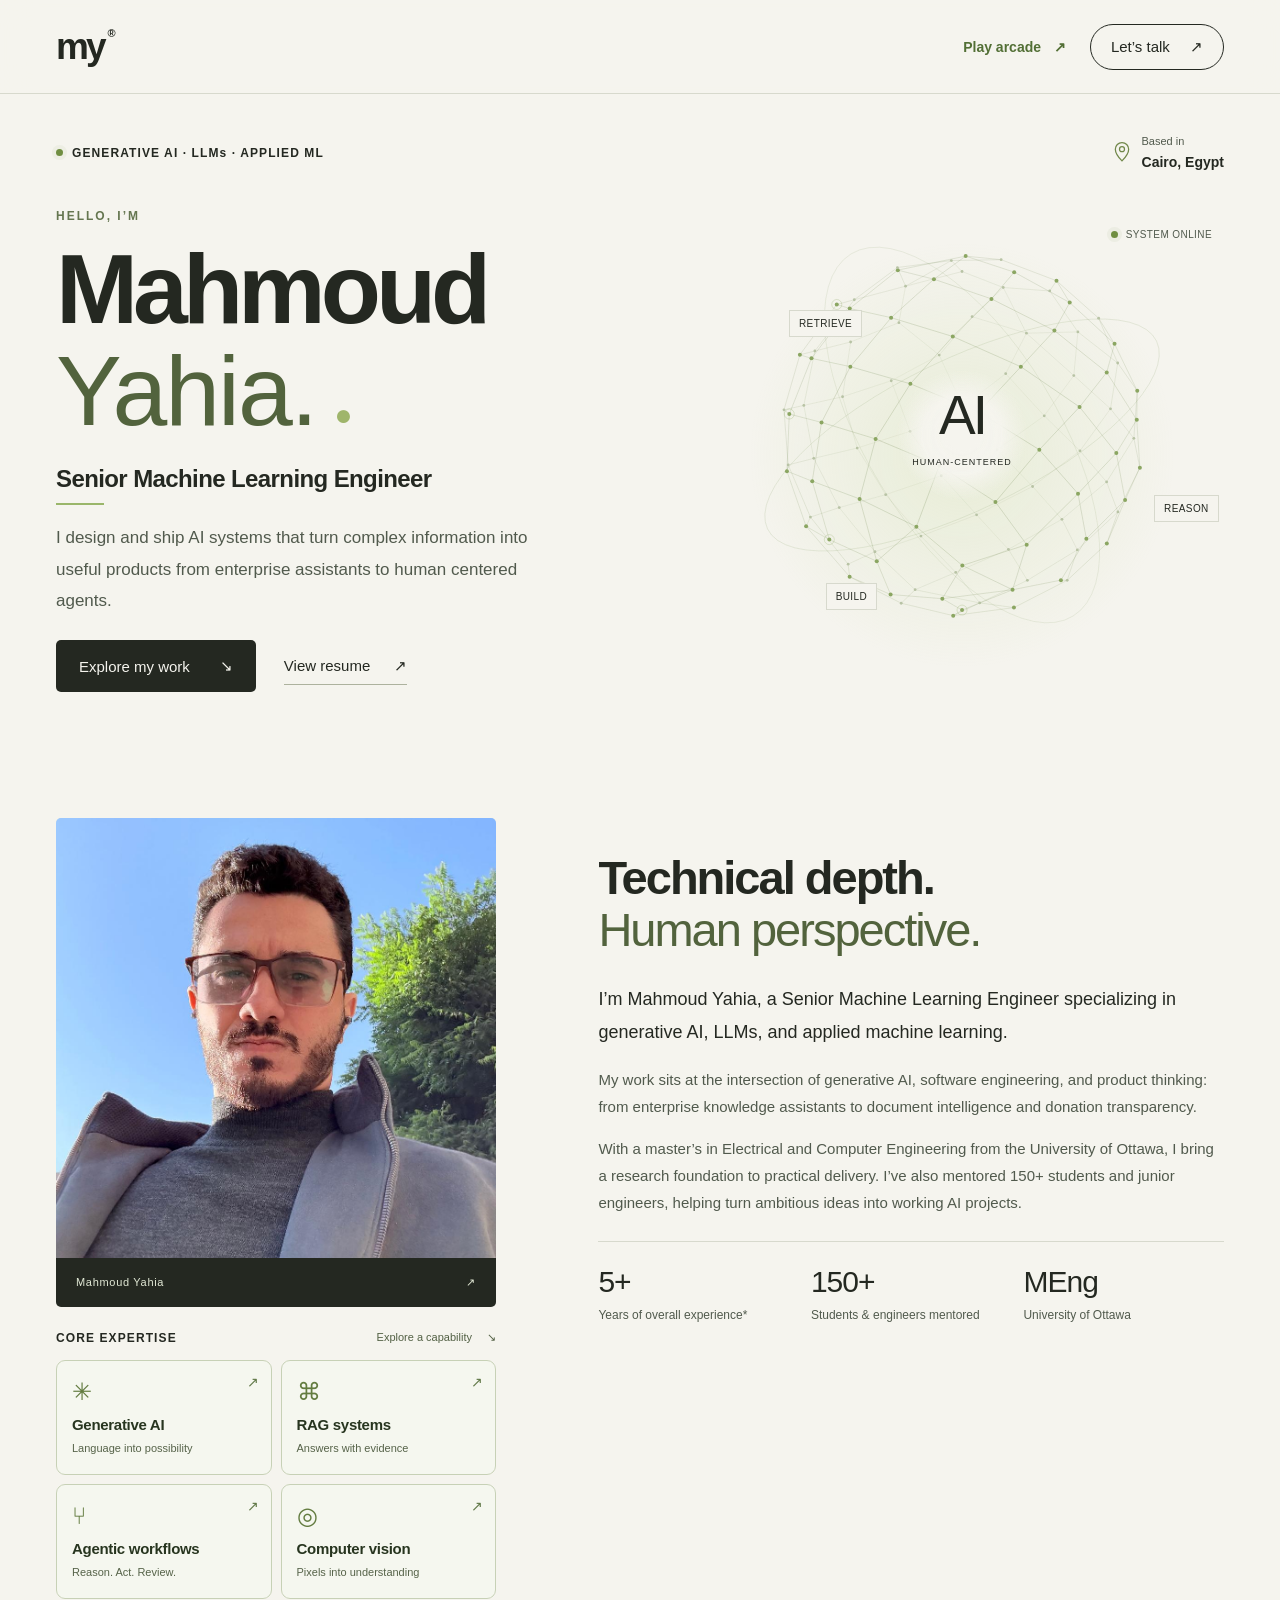
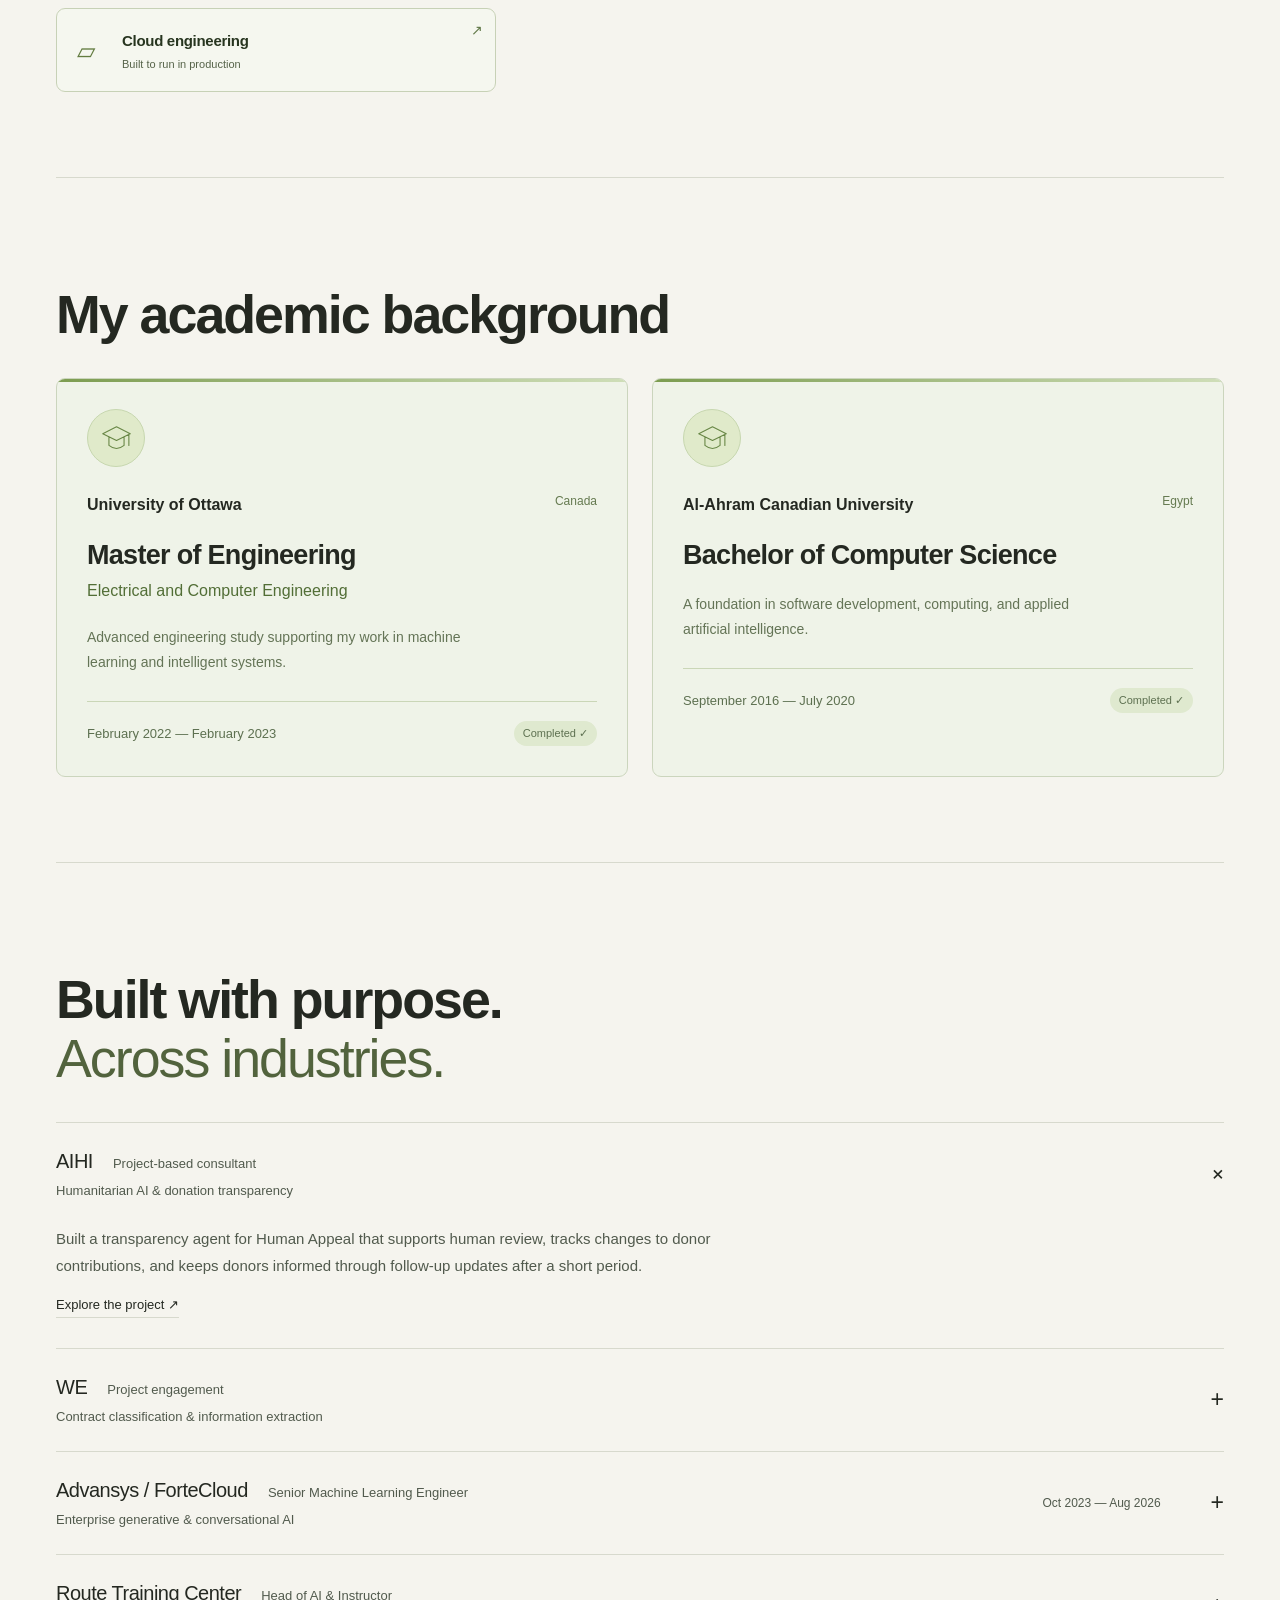
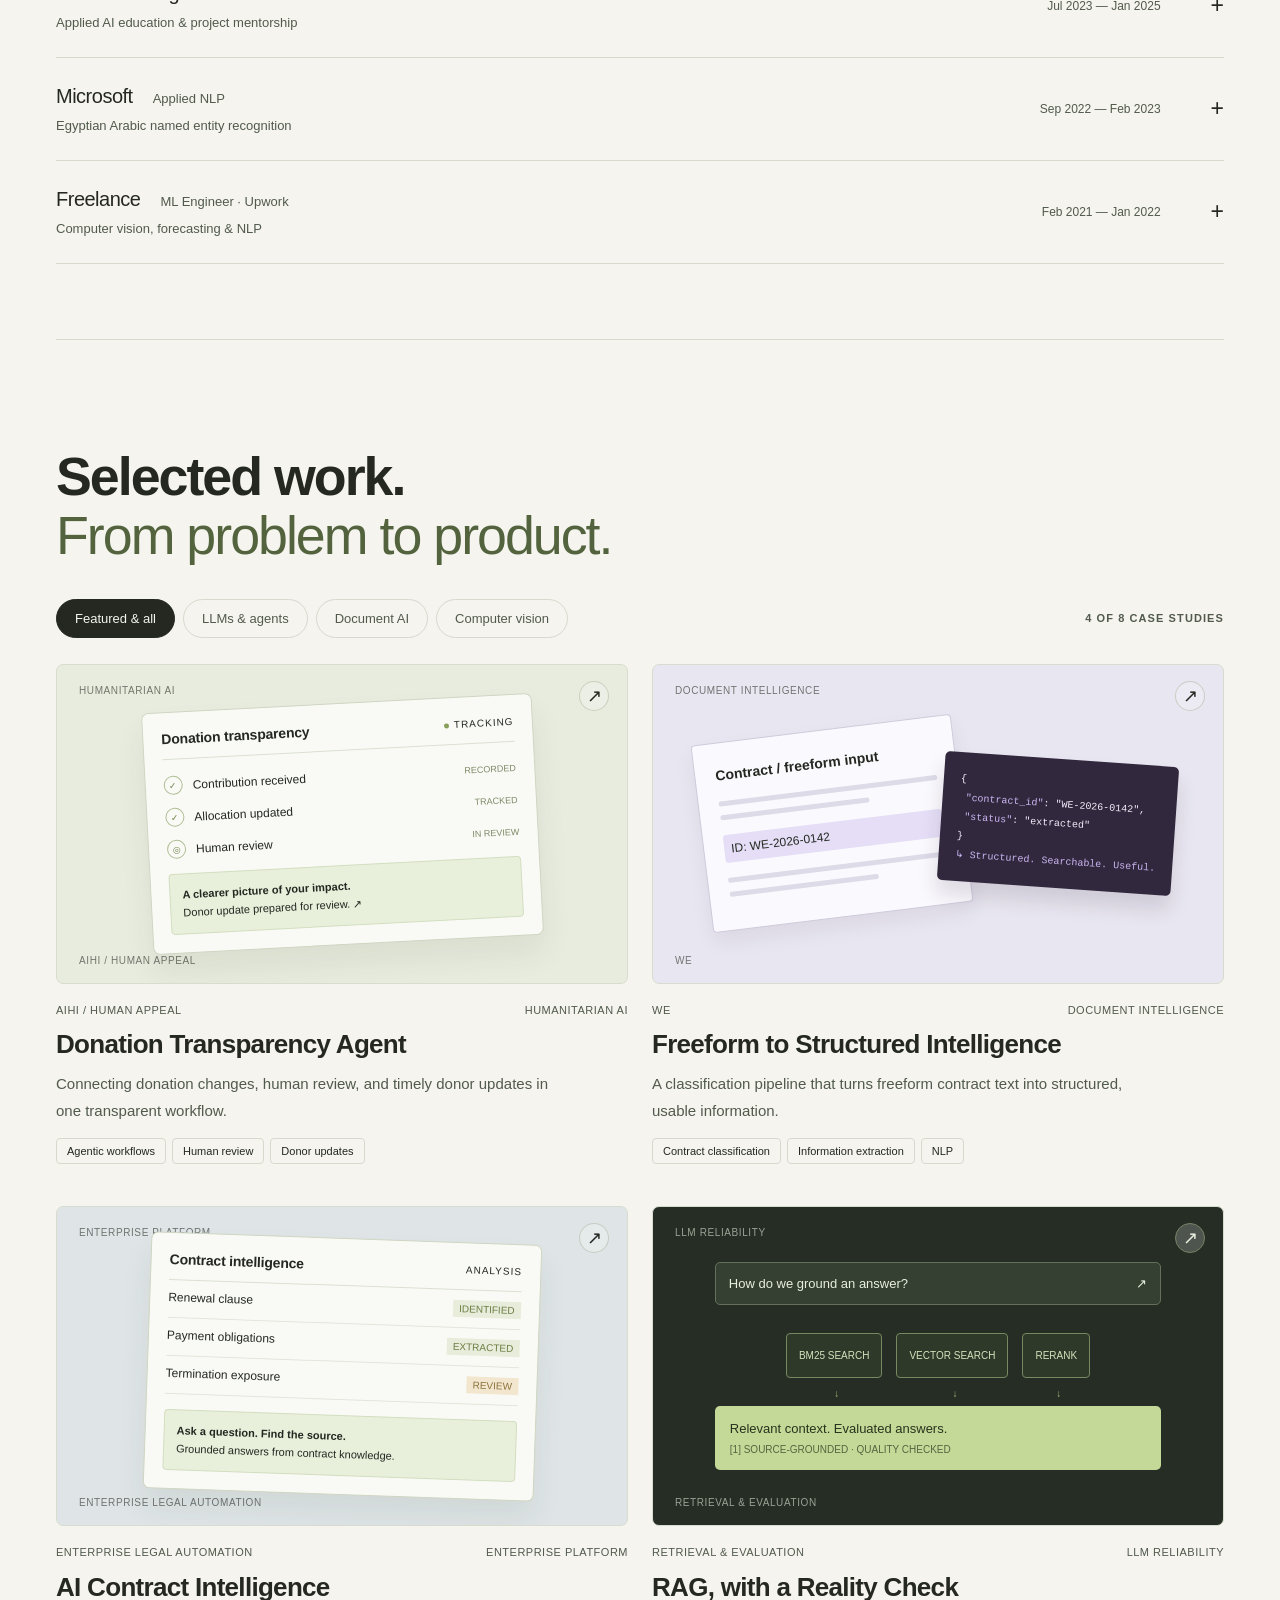
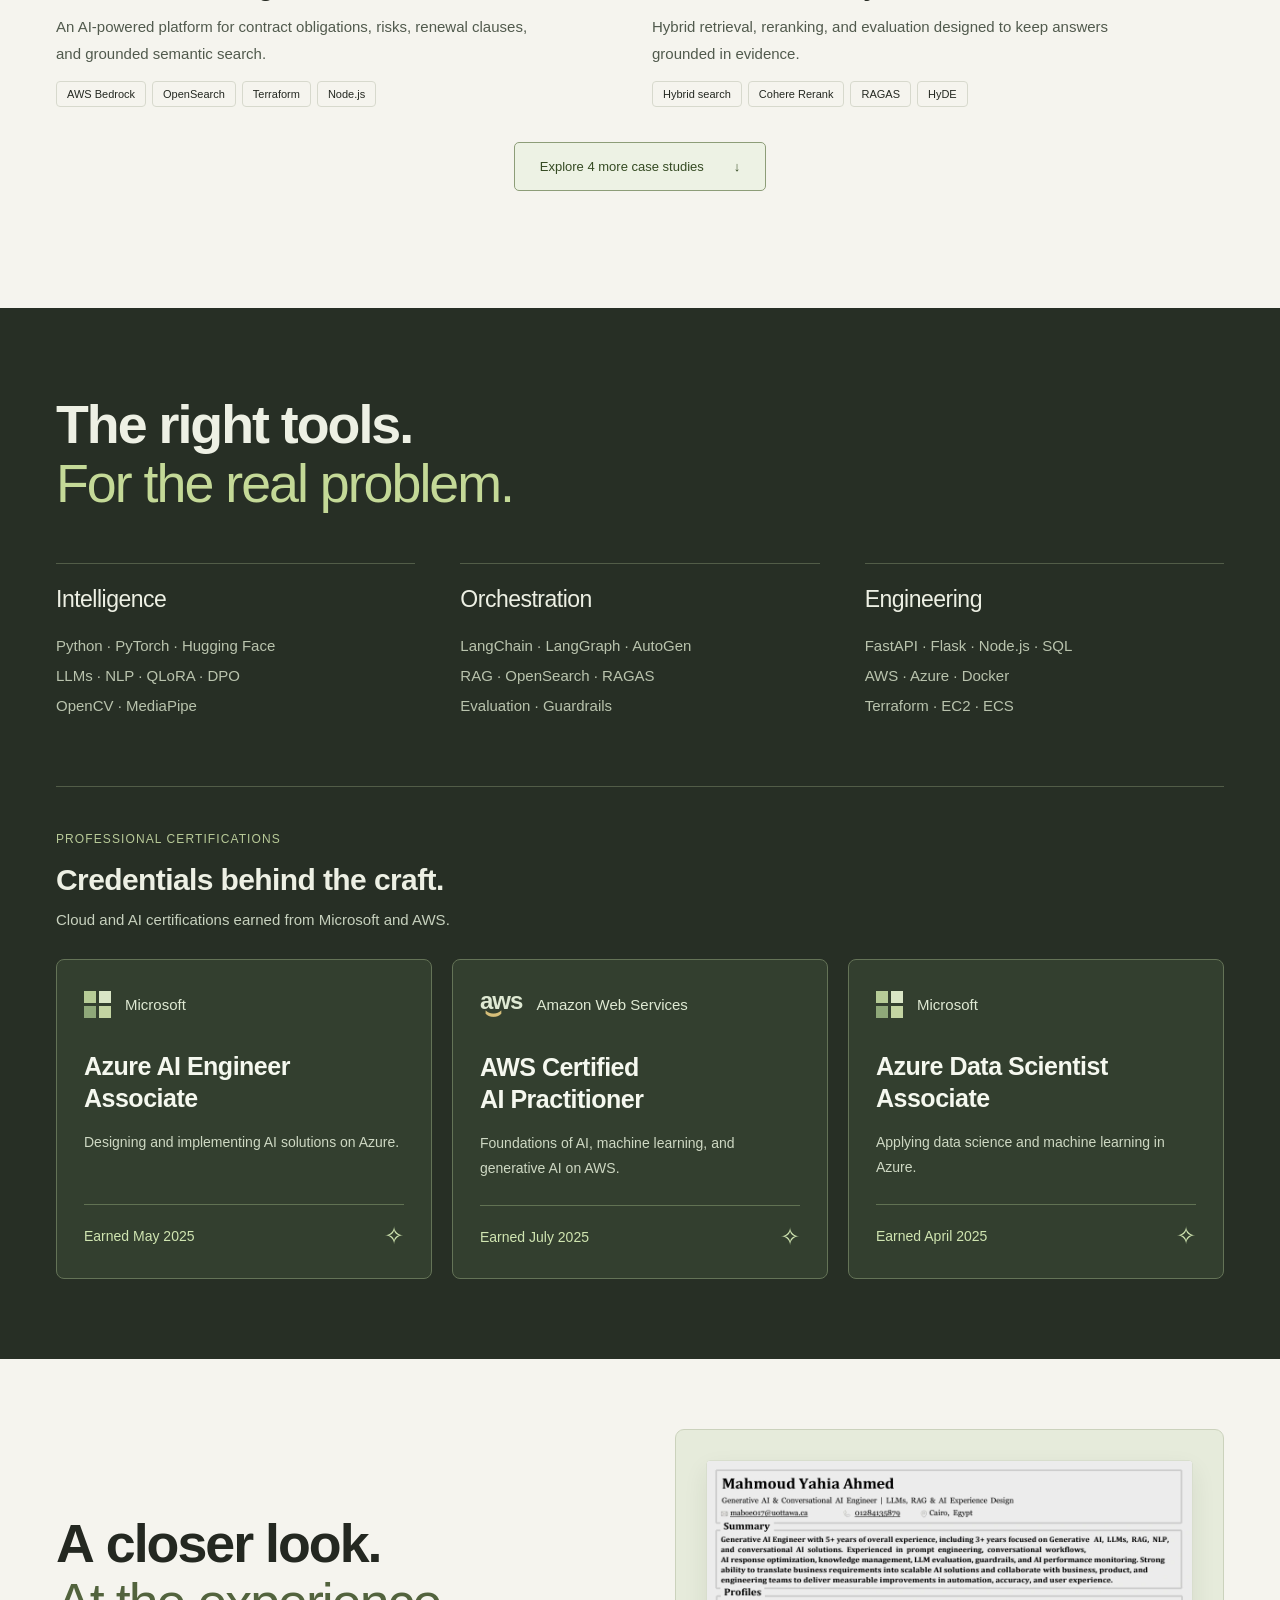
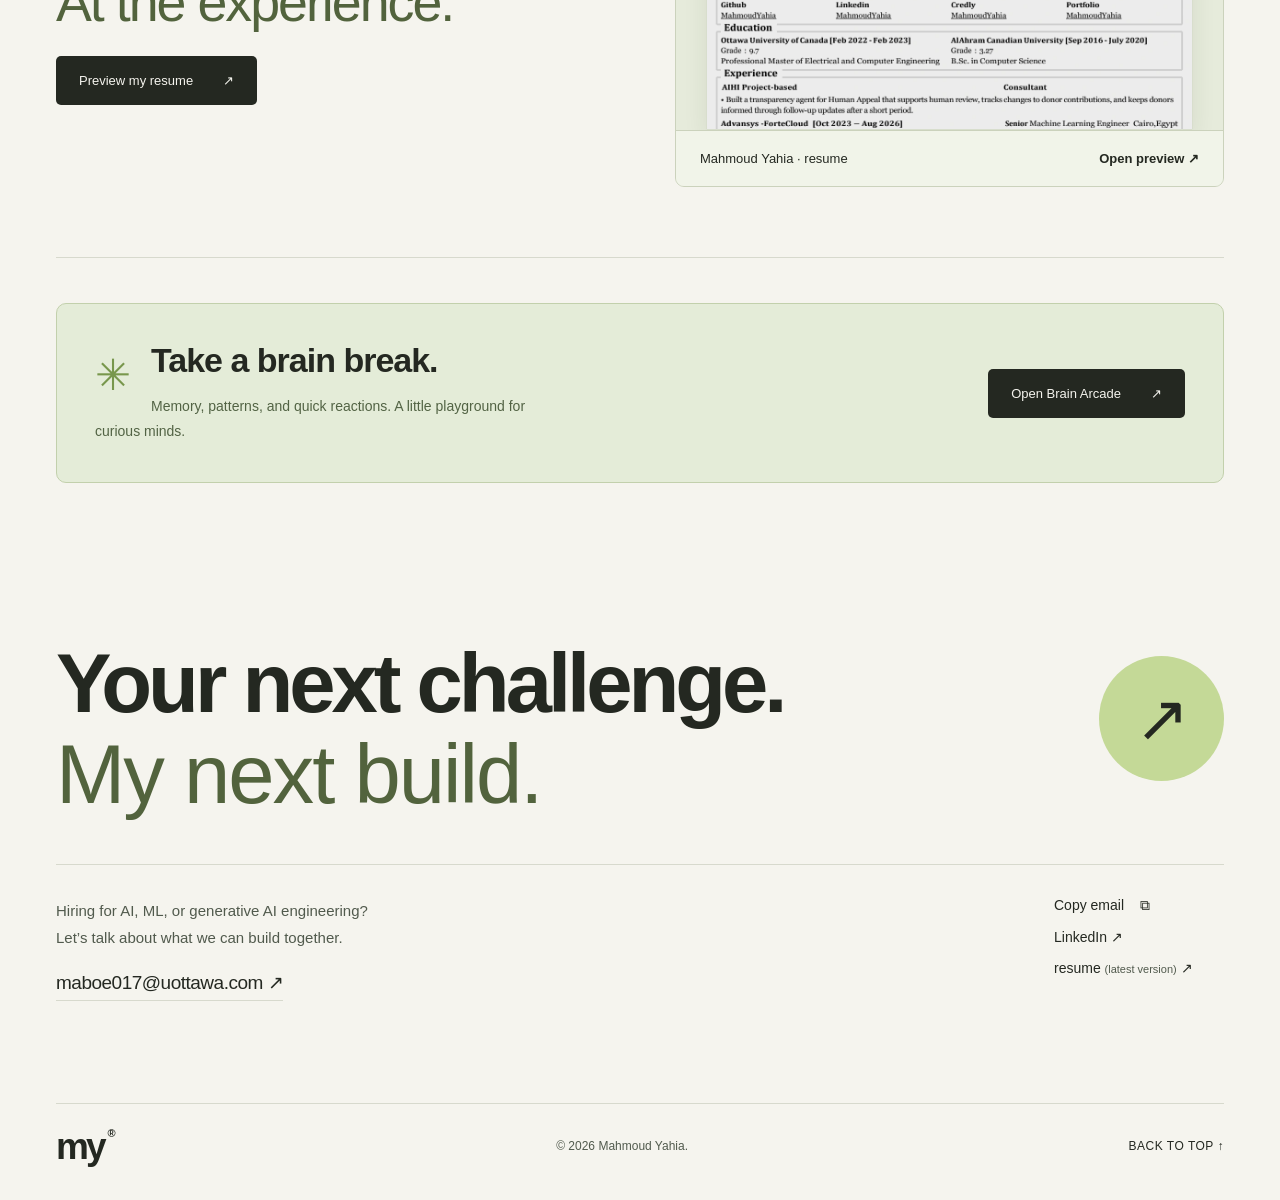
<file: index.html>
<!doctype html>
<html lang="en">
<head>
<meta charset="utf-8"><meta name="viewport" content="width=device-width, initial-scale=1">
<title>Mahmoud Yahia — Senior Machine Learning Engineer</title>
<meta name="description" content="Mahmoud Yahia is a Senior Machine Learning Engineer in Cairo building enterprise LLMs, RAG systems, document intelligence and human-centered AI agents.">
<meta name="theme-color" content="#f5f4ee"><meta property="og:title" content="Mahmoud Yahia — Senior Machine Learning Engineer"><meta property="og:description" content="Applied AI projects, enterprise systems, and human-centered agents.">
<link rel="icon" href="images/favicon.svg" type="image/svg+xml"><link rel="stylesheet" href="css/portfolio.css"><script src="js/portfolio.js" defer></script>
</head><body>
<a class="skip" href="#main">Skip to content</a>
<header class="header"><a class="brand" href="#home" aria-label="Mahmoud Yahia home">my<span>®</span></a><a class="arcade-nav" href="arcade.html" target="_blank" rel="noopener">Play arcade <span>↗</span></a><a class="nav-contact" href="#contact">Let’s talk <span>↗</span></a></header>
<div class="reading-progress" aria-hidden="true"><span></span></div>
<main id="main">
<section class="hero wrap" id="home">
<div class="hero-top"><span class="eyebrow"><i class="status-dot"></i> GENERATIVE AI · LLMs · APPLIED ML</span><div class="profile-location"><svg viewBox="0 0 24 24" aria-hidden="true"><path d="M12 22s8-8 8-14a8 8 0 0 0-16 0c0 6 8 14 8 14Z"/><circle cx="12" cy="8" r="3"/></svg><span>Based in<strong>Cairo, Egypt</strong></span></div></div>
<div class="hero-grid"><div class="hero-copy"><span class="intro-kicker">HELLO, I’M</span><h1><span class="name-line">Mahmoud</span><span class="name-line"><em>Yahia.</em><span class="title-dot">●</span></span></h1><div class="hero-role">Senior Machine Learning Engineer</div><p>I design and ship AI systems that turn complex information into useful products from enterprise assistants to human centered agents.</p><div class="hero-actions"><a class="button dark" href="#work">Explore my work <span>↘</span></a><a class="text-link" href="#resume" data-cv-preview>View resume <span>↗</span></a></div></div>
<div class="network-art" aria-label="Animated network illustrating connected AI systems"><canvas id="network" aria-hidden="true"></canvas><div class="art-label top-label"><span class="status-dot"></span> SYSTEM ONLINE</div><div class="core-label">AI<span>HUMAN-CENTERED</span></div><div class="orbit-label label-a">RETRIEVE</div><div class="orbit-label label-b">REASON</div><div class="orbit-label label-c">BUILD</div></div></div>

</section>
<section class="wrap section about" id="about"><div class="profile-column"><div class="about-image reveal"><img src="images/mahmoud-portrait.jpeg" alt="Mahmoud Yahia" loading="lazy"><div class="portrait-caption"><span>Mahmoud Yahia</span><span>↗</span></div></div><section id="capabilities" class="expertise-strip" aria-label="Explore my capabilities"><div class="wrap"><div class="expertise-heading"><span class="eyebrow">CORE EXPERTISE</span><span>Explore a capability <span aria-hidden="true">↘</span></span></div><div class="expertise-track">
<button class="expertise-item" data-expertise-filter="agents" style="--phase:0s"><span class="expertise-icon" aria-hidden="true">✳</span><strong>Generative AI</strong><small>Language into possibility</small><span class="expertise-arrow" aria-hidden="true">↗</span></button>
<button class="expertise-item" data-expertise-filter="agents" style="--phase:3s"><span class="expertise-icon" aria-hidden="true">⌘</span><strong>RAG systems</strong><small>Answers with evidence</small><span class="expertise-arrow" aria-hidden="true">↗</span></button>
<button class="expertise-item" data-expertise-filter="agents" style="--phase:6s"><span class="expertise-icon" aria-hidden="true">⑂</span><strong>Agentic workflows</strong><small>Reason. Act. Review.</small><span class="expertise-arrow" aria-hidden="true">↗</span></button>
<button class="expertise-item" data-expertise-filter="vision" style="--phase:9s"><span class="expertise-icon" aria-hidden="true">◎</span><strong>Computer vision</strong><small>Pixels into understanding</small><span class="expertise-arrow" aria-hidden="true">↗</span></button>
<button class="expertise-item" data-expertise-filter="agents" style="--phase:12s"><span class="expertise-icon" aria-hidden="true">▱</span><strong>Cloud engineering</strong><small>Built to run in production</small><span class="expertise-arrow" aria-hidden="true">↗</span></button>
</div></div></section></div><div class="about-copy reveal"><h2>Technical depth.<br><em>Human perspective.</em></h2><p class="lead">I’m Mahmoud Yahia, a Senior Machine Learning Engineer specializing in generative AI, LLMs, and applied machine learning.</p><p>My work sits at the intersection of generative AI, software engineering, and product thinking: from enterprise knowledge assistants to document intelligence and donation transparency.</p><p>With a master’s in Electrical and Computer Engineering from the University of Ottawa, I bring a research foundation to practical delivery. I’ve also mentored 150+ students and junior engineers, helping turn ambitious ideas into working AI projects.</p><div class="about-stats"><div><strong>5+</strong><span>Years of overall experience*</span></div><div><strong>150+</strong><span>Students & engineers mentored</span></div><div><strong>MEng</strong><span>University of Ottawa</span></div></div><small></small></div></section>
<section class="wrap section education" id="education"><div class="section-head reveal"><div><h2>My academic background<br><em>

</em></h2></div><p><br></p></div><div class="education-track"><article class="education-card reveal"><div class="education-emblem" aria-hidden="true"><svg viewBox="0 0 48 48"><path d="m4 17 20-10 20 10-20 10L4 17Zm9 5v12q11 9 22 0V22M42 18v16"/></svg></div><div class="education-school">University of Ottawa <span>Canada</span></div><h3>Master of Engineering</h3><p class="education-specialty">Electrical and Computer Engineering</p><p class="education-description">Advanced engineering study supporting my work in machine learning and intelligent systems.</p><div class="education-dates"><span>February 2022 — February 2023</span><span class="education-completed">Completed ✓</span></div></article><article class="education-card reveal"><div class="education-emblem" aria-hidden="true"><svg viewBox="0 0 48 48"><path d="m4 17 20-10 20 10-20 10L4 17Zm9 5v12q11 9 22 0V22M42 18v16"/></svg></div><div class="education-school">Al-Ahram Canadian University <span>Egypt</span></div><h3>Bachelor of Computer Science</h3><p class="education-specialty"></p><p class="education-description">A foundation in software development, computing, and applied artificial intelligence.</p><div class="education-dates"><span>September 2016 — July 2020</span><span class="education-completed">Completed ✓</span></div></article></div></section>
<section class="wrap section experience" id="experience"><div class="section-head reveal"><div><h2>Built with purpose.<br><em>Across industries.</em></h2></div><p><br></p></div><div class="experience-list">
<details open class="reveal"><summary><div><h3>AIHI <span>Project-based consultant</span></h3><p>Humanitarian AI & donation transparency</p></div><span class="duration"></span><span class="expand">+</span></summary><div class="exp-body">Built a transparency agent for Human Appeal that supports human review, tracks changes to donor contributions, and keeps donors informed through follow-up updates after a short period.<a href="#work" data-open-project="aihi">Explore the project ↗</a></div></details>
<details class="reveal"><summary><div><h3>WE <span>Project engagement</span></h3><p>Contract classification & information extraction</p></div><span class="duration"></span><span class="expand">+</span></summary><div class="exp-body">Built a classification pipeline to classify contract IDs and extract structured information from freeform text.<a href="#work" data-open-project="we">Explore the project ↗</a></div></details>
<details class="reveal"><summary><div><h3>Advansys / ForteCloud <span>Senior Machine Learning Engineer</span></h3><p>Enterprise generative & conversational AI</p></div><span class="duration">Oct 2023 — Aug 2026</span><span class="expand">+</span></summary><div class="exp-body">Designed and deployed enterprise AI assistants and RAG workflows using AWS Bedrock, OpenSearch, Lambda, S3, and DynamoDB. Worked across prompt design, guardrails, evaluation, monitoring, and business requirements.</div></details>
<details class="reveal"><summary><div><h3>Route Training Center <span>Head of AI & Instructor</span></h3><p>Applied AI education & project mentorship</p></div><span class="duration">Jul 2023 — Jan 2025</span><span class="expand">+</span></summary><div class="exp-body">Led an applied curriculum covering machine learning, NLP, computer vision, and LLM systems. Mentored 150+ students and junior engineers, with a focus on project delivery and job readiness.</div></details>
<details class="reveal"><summary><div><h3>Microsoft <span>Applied NLP</span></h3><p>Egyptian Arabic named entity recognition</p></div><span class="duration">Sep 2022 — Feb 2023</span><span class="expand">+</span></summary><div class="exp-body">Developed an Egyptian Arabic NER system using Hugging Face Transformers and spaCy, including labeling, augmentation, training, phonetic similarity, and post-processing for noisy transcriptions.</div></details>
<details class="reveal"><summary><div><h3>Freelance <span>ML Engineer · Upwork</span></h3><p>Computer vision, forecasting & NLP</p></div><span class="duration">Feb 2021 — Jan 2022</span><span class="expand">+</span></summary><div class="exp-body">Delivered 10+ ML projects for global clients, including image classification, OCR, sentiment analysis, and cloud deployment using Flask, FastAPI, and Docker.</div></details>
</div></section>
<section class="wrap work section" id="work"><div class="section-head reveal"><div><h2>Selected work.<br><em>From problem to product.</em></h2></div><p><br></p></div>
<div class="work-toolbar"><div class="filters" role="group" aria-label="Filter projects"><button class="active" data-filter="all" aria-pressed="true">Featured & all </button><button data-filter="agents" aria-pressed="false">LLMs & agents</button><button data-filter="intelligence" aria-pressed="false">Document AI</button><button data-filter="vision" aria-pressed="false">Computer vision</button></div><span class="small-code" id="project-count" aria-live="polite">4 OF 8 CASE STUDIES</span></div>
<div class="project-grid" id="projects"></div><div class="more-projects"><button id="show-more-projects" class="button outline" aria-expanded="false" aria-controls="projects">Explore 4 more case studies <span>↓</span></button></div><p class="work-note"></p>
</section>

<section class="skills-section" id="skills"><div class="wrap"><div class="section-head reveal"><div><h2>The right tools.<br><em>For the real problem.</em></h2></div></div><div class="skills-grid"><div><h3>Intelligence</h3><p>Python · PyTorch · Hugging Face<br>LLMs · NLP · QLoRA · DPO<br>OpenCV · MediaPipe</p></div><div><h3>Orchestration</h3><p>LangChain · LangGraph · AutoGen<br>RAG · OpenSearch · RAGAS<br>Evaluation · Guardrails</p></div><div><h3>Engineering</h3><p>FastAPI · Flask · Node.js · SQL<br>AWS · Azure · Docker<br>Terraform · EC2 · ECS</p></div></div><div class="certifications"><div class="certification-heading"><span class="eyebrow">PROFESSIONAL CERTIFICATIONS</span><h3>Credentials behind the craft.</h3><p>Cloud and AI certifications earned from Microsoft and AWS.</p></div><div class="certification-grid">
<article class="certification-card"><div class="cert-issuer"><span class="microsoft-mark" aria-hidden="true"><i></i><i></i><i></i><i></i></span><span>Microsoft</span></div><h4>Azure AI Engineer<br>Associate</h4><p>Designing and implementing AI solutions on Azure.</p><div class="cert-date"><span>Earned May 2025</span><span aria-hidden="true">✧</span></div></article>
<article class="certification-card"><div class="cert-issuer"><span class="aws-mark" aria-hidden="true">aws<span>⌣</span></span><span>Amazon Web Services</span></div><h4>AWS Certified<br>AI Practitioner</h4><p>Foundations of AI, machine learning, and generative AI on AWS.</p><div class="cert-date"><span>Earned July 2025</span><span aria-hidden="true">✧</span></div></article>
<article class="certification-card"><div class="cert-issuer"><span class="microsoft-mark" aria-hidden="true"><i></i><i></i><i></i><i></i></span><span>Microsoft</span></div><h4>Azure Data Scientist<br>Associate</h4><p>Applying data science and machine learning in Azure.</p><div class="cert-date"><span>Earned April 2025</span><span aria-hidden="true">✧</span></div></article>
</div></div></div></section>

<section class="wrap resume-section section" id="resume"><div class="resume-copy"><h2>A closer look.<br><em>At the experience.</em></h2><p></p><button class="button dark" data-cv-preview>Preview my resume <span>↗</span></button><small></small></div><button class="resume-preview-card" data-cv-preview aria-label="Open full resume preview"><div class="resume-paper"><img src="images/cv/latest-page-1.webp" alt="First page preview of Mahmoud Yahia’s resume" loading="lazy"></div><span class="resume-preview-caption"><span>Mahmoud Yahia · resume</span><span>Open preview ↗</span></span></button></section>
<section class="wrap arcade-invite"><div><span class="arcade-spark" aria-hidden="true">✳</span><h2>Take a brain break.</h2><p>Memory, patterns, and quick reactions. A little playground for curious minds.</p></div><a class="button dark" href="arcade.html" target="_blank" rel="noopener">Open Brain Arcade <span>↗</span></a></section><section class="wrap contact section" id="contact"><span class="eyebrow"><i class=""></i></span><div class="contact-heading"><h2>Your next challenge.<br><em>My next build.</em></h2><a class="contact-arrow" href="mailto:maboe017@uottawa.com" aria-label="Email Mahmoud">↗</a></div><div class="contact-bottom"><div><p>Hiring for AI, ML, or generative AI engineering?<br>Let’s talk about what we can build together.</p><a class="email-link" href="mailto:maboe017@uottawa.com">maboe017@uottawa.com ↗</a></div><div class="contact-links"><button id="copy-email">Copy email <span>⧉</span></button><a href="https://www.linkedin.com/in/mahmoud-yahia-%F0%9F%87%B5%F0%9F%87%B8-4a98a2156/" target="_blank" rel="noopener">LinkedIn ↗</a><a href="#resume" data-cv-preview>resume <span class="resume-note">(latest version)</span> ↗</a></div></div><p id="copy-status" class="copy-status" aria-live="polite"></p></section>
</main><footer class="wrap"><a class="brand" href="#home">my<span>®</span></a><span>© <span id="year">2026</span> Mahmoud Yahia.</span><a href="#home">BACK TO TOP ↑</a></footer>
<dialog id="project-dialog" aria-labelledby="dialog-title"><button class="dialog-close" aria-label="Close project details">✕</button><div id="dialog-content"></div></dialog>
<dialog id="cv-dialog" aria-labelledby="cv-dialog-title"><div class="cv-toolbar"><div><h2 id="cv-dialog-title">Mahmoud Yahia — resume</h2><span>Latest CV · 1 page</span></div><div class="cv-controls"><button id="cv-zoom-out" aria-label="Zoom out resume">−</button><output id="cv-zoom-value" aria-live="polite">100%</output><button id="cv-zoom-in" aria-label="Zoom in resume">+</button><button id="cv-fit">Fit width</button><button id="cv-text-toggle" aria-pressed="false">Readable text</button><a href="MahYahia.pdf" download>Save PDF ↓</a><button id="cv-close" aria-label="Close resume preview">✕</button></div></div><div class="cv-document" tabindex="0" aria-label="resume document, scroll to read"><img id="cv-page" src="images/cv/latest-page-1.webp" alt="Mahmoud Yahia resume. Generative AI and conversational AI engineer. Full text is available in the downloadable PDF."><div id="cv-readable-text" hidden><p>Mahmoud Yahia Ahmed</p><p>Generative AI &amp; Conversational AI Engineer | LLMs, RAG &amp; AI Experience Design</p><p>maboe017@uottawa.ca 01284135879 Cairo, Egypt</p><h3>Summary</h3><p>Generative AI Engineer with 5+ years of overall experience, including 3+ years focused on Generative AI, LLMs, RAG, NLP,</p><p>and conversational AI solutions. Experienced in prompt engineering, conversational workflows,</p><p>AI response optimization, knowledge management, LLM evaluation, guardrails, and AI performance monitoring. Strong</p><p>ability to translate business requirements into scalable AI solutions and collaborate with business, product, and</p><p>engineering teams to deliver measurable improvements in automation, accuracy, and user experience.</p><h3>Profiles</h3><p>Github Linkedin Credly Portfolio</p><p>MahmoudYahia MahmoudYahia MahmoudYahia MahmoudYahia</p><h3>Education</h3><p>Ottawa University of Canada [Feb 2022 - Feb 2023] AlAhram Canadian University [Sep 2016 - July 2020]</p><p>Grade : 9.7 Grade : 3.27</p><p>Professional Master of Electrical and Computer Engineering B.Sc. in Computer Science</p><h3>Experience</h3><p>AIHI Project-based Consultant</p><p>• Built a transparency agent for Human Appeal that supports human review, tracks changes to donor contributions, and keeps donors</p><p>informed through follow-up updates after a short period.</p><p>Advansys -ForteCloud [Oct 2023 – Aug 2026] Senior Machine Learning Engineer Cairo,Egypt</p><p>• Designed and deployed production Generative AI and conversational AI solutions for enterprise use cases, focusing on user</p><p>journeys, contextual responses, automation, and business requirements.</p><p>• Designed LLM-powered workflows using RAG, prompt engineering, knowledge retrieval, guardrails, and response evaluation</p><p>to improve accuracy and reduce hallucinations.</p><p>• Developed AI applications integrating AWS Bedrock, OpenSearch, Lambda, S3, and DynamoDB, supporting scalable</p><p>enterprise AI experiences.</p><p>• Worked with business and technical stakeholders to translate business requirements into AI workflows, functional</p><p>requirements, solution designs, and production-ready implementations.</p><p>• Implemented evaluation and monitoring approaches to continuously optimize LLM responses, retrieval quality, contextual</p><p>understanding, and task completion.</p><p>• Developed AI-powered document and knowledge assistants enabling users to interact with enterprise information through</p><p>natural-language queries.</p><p>• Developed and optimized prompts through iterative testing and evaluation to improve response quality, contextual</p><p>understanding, task completion, and hallucination control.</p><p>Route Training Center [July 2023 - Jan 2025] Head of Ai &amp; Instructor (part time)</p><p>• Designed and led a market-aligned AI curriculum focused on applied ML, NLP, computer vision, and LLM-based systems.</p><p>• Mentored and supervised 150+ students and junior engineers, enabling delivery of real-world AI projects and improving</p><p>job-readiness.</p><p>• Guided capstone projects emphasizing problem formulation, model deployment, and business impact.</p><p>Microsoft [Sep 2022 - Feb 2023] Applied NLP</p><p>• Developed a Named Entity Recognition (NER) system for Egyptian Arabic dialects using deep learning.</p><p>• Built data labeling, augmentation, and training pipelines using Hugging Face Transformers and spaCy.</p><p>• Improved entity extraction accuracy from noisy transcriptions using phonetic similarity and post-processing heuristics.</p><p>Up Work [Feb 2021 - Jan 2022] Freelancer</p><p>• Delivered over 10 successful ML projects in computer vision, time-series forecasting, and NLP for global clients.</p><p>• Built custom image classification models, OCR pipelines, and sentiment analysis systems tailored to client business needs.</p><p>• Collaborated across time zones to deploy models using Flask, FastAPI, and Docker on cloud platforms (AWS, GCP).</p><h3>Projects</h3><p>AI Contract Intelligence Platform</p><p>Node.js + Terraform + AWS | Enterprise Legal Automation Saudi Arabia Government</p><p>Built a scalable AI-powered contract analysis platform enabling legal and procurement teams to automatically extract</p><p>obligations, risks, renewal clauses, and compliance insights from enterprise contracts.</p><p>• Developed backend services using Node.js and Express.js to manage document ingestion, user workflows, and AI</p><p>orchestration.</p><p>• Provisioned complete AWS infrastructure using Terraform including ECS services, S3 buckets, IAM roles, Application Load</p><p>Balancer, CloudWatch monitoring, and OpenSearch vector storage.</p><p>• Integrated Retrieval-Augmented Generation (RAG) pipelines using Bedrock and OpenSearch for semantic contract querying.</p><p>• Implemented secure multi-tenant architecture with JWT authentication and role-based access control.</p><p>• Reduced contract review time by ~65% through automated clause extraction and AI-generated summaries.</p><p>• Designed scalable infrastructure modules allowing environment replication (dev/staging/prod) in minutes.</p><p>Extended the platform with a self-hosted LLM inference layer on EC2 enabling legal teams to analyze sensitive contracts</p><p>without exposing documents to third-party model providers; configured environment setup, model serving, and scalable</p><p>inference endpoints.</p><p>Private Enterprise LLM &amp; AI Assistant Platform</p><p>• Designed and deployed a private LLM environment for enterprise AI assistants where data privacy and security restricted</p><p>the use of external model APIs.</p><p>• Implemented RAG-based knowledge interaction allowing users to query internal enterprise knowledge through</p><p>natural-language conversations.</p><p>• Designed prompt and response strategies, retrieval workflows, and guardrails to improve response quality and reliability.</p><p>• Optimized model serving, inference latency, and infrastructure cost for production-oriented deployments.</p><p>RAG System with LLM Evaluation Pipeline</p><p>• Built a hybrid search layer combining BM25 sparse retrieval with OpenSearch kNN dense vectors, then added Cohere Rerank</p><p>API as a cross-encoder re-ranking step to prioritize the most semantically relevant chunks.</p><p>• Implemented HyDE (Hypothetical Document Embeddings) for query expansion and self-RAG loops where the model</p><p>evaluates retrieved context quality before answering, falling back to &#x27;I don&#x27;t know&#x27; when confidence is below threshold.</p><p>• Designed a full evaluation pipeline using RAGAS — tracking faithfulness, answer relevancy, context recall, and context</p><p>precision — and used GPT-4 as a judge to measure hallucination rate across iterations.</p><p>• Reduced hallucination rate from 18% ’3.2% through citation-grounding prompts, confidence thresholds, and data-driven</p><p>iteration on chunking strategy and embedding model selection</p><p>Arabic LLM Fine-Tuning — QLoRA &amp; DPO Alignment</p><p>• Fine-tuned Mistral-7B and Llama-3-8B on a custom 50K-sample Egyptian Arabic dataset using QLoRA (4-bit quantization +</p><p>LoRA adapters), reducing GPU memory footprint by 60% vs full fine-tuning.</p><p>• Ran systematic adapter-rank experiments (r = 8, 16, 32) tracking loss, ROUGE, and BERTScore via Weights &amp; Biases to identify</p><p>the optimal accuracy–compute trade-off.</p><p>• Applied Direct Preference Optimization (DPO) to align model outputs with human preferences on dialect-specific responses,</p><p>improving user satisfaction scores by 34% over the base SFT model.</p><p>Passport &amp; Government ID Image Validation System UAE Government</p><p>High-Scale AI System | ~50K Requests/Day</p><p>• Built a computer vision system validate passport and ID images against ICAO standards.</p><p>• Automated checks for face alignment, white background, shadows, sharpness, pixelation.</p><p>• Deployed on AWS EC2 using MediaPipe and OpenCV.</p><h3>Certifications</h3><p>Azure AI Engineer Associate May 2025 AWS Certified AI Practitioner July 2025</p><p>Microsoft AWS</p><p>Azure Data Scientist Associate April 2025 Artificial Intelligence Analyst April 2022</p><p>Microsoft IBM</p><p>Big Data March 2022 Predictive Analytics Modeler Feb 2022</p><p>IBM IBM</p><p>Business Acumen July 2022</p><p>Dale Carnegie</p><h3>Skills</h3><p>Generative AI &amp; Conversational AI</p><p>LLMs, Prompt Engineering, Conversational AI, AI Assistants, RAG, Agentic AI, LLM Evaluation, Guardrails, Response Optimization, Knowledge</p><p>Retrieval, Chatbots</p><p>Conversational Experience Design</p><p>Conversational Workflows, Dialogue Design, AI Personas, Tone &amp; Response Strategies, Guardrails, Fallback &amp; Escalation Logic, Knowledge</p><p>Management, Conversation Analytics, AI Performance Optimization</p><p>LLM &amp; AI Frameworks</p><p>LangChain, LangGraph, AutoGen, Hugging Face, OpenAI</p><p>AI/ML Frameworks</p><p>NLP, NER, Machine Learning, Deep Learning, Computer Vision, Fine-tuning, LoRA, QLoRA</p><p>Cloud &amp; Deployment</p><p>AWS, Azure, GCP, Docker, CI/CD, Terraform, EC2, ECS, OpenSearch</p><p>Development</p><p>Python, SQL, FastAPI, Flask, Java, C/C++</p><p>Business &amp; Solution Design</p><p>Business Requirements Analysis, AI Solution Design, Process Mapping, User Stories &amp; Functional Requirements, AI Workflow Design, Stakeholder</p><p>Collaboration</p><p>Arabic</p><h3>Languages</h3><p>English · Arabic</p></div></div><p class="cv-caption">Switch between the document and readable text, or save the original PDF. Explore additional project details on the portfolio.</p></dialog>
</body></html>
</file>
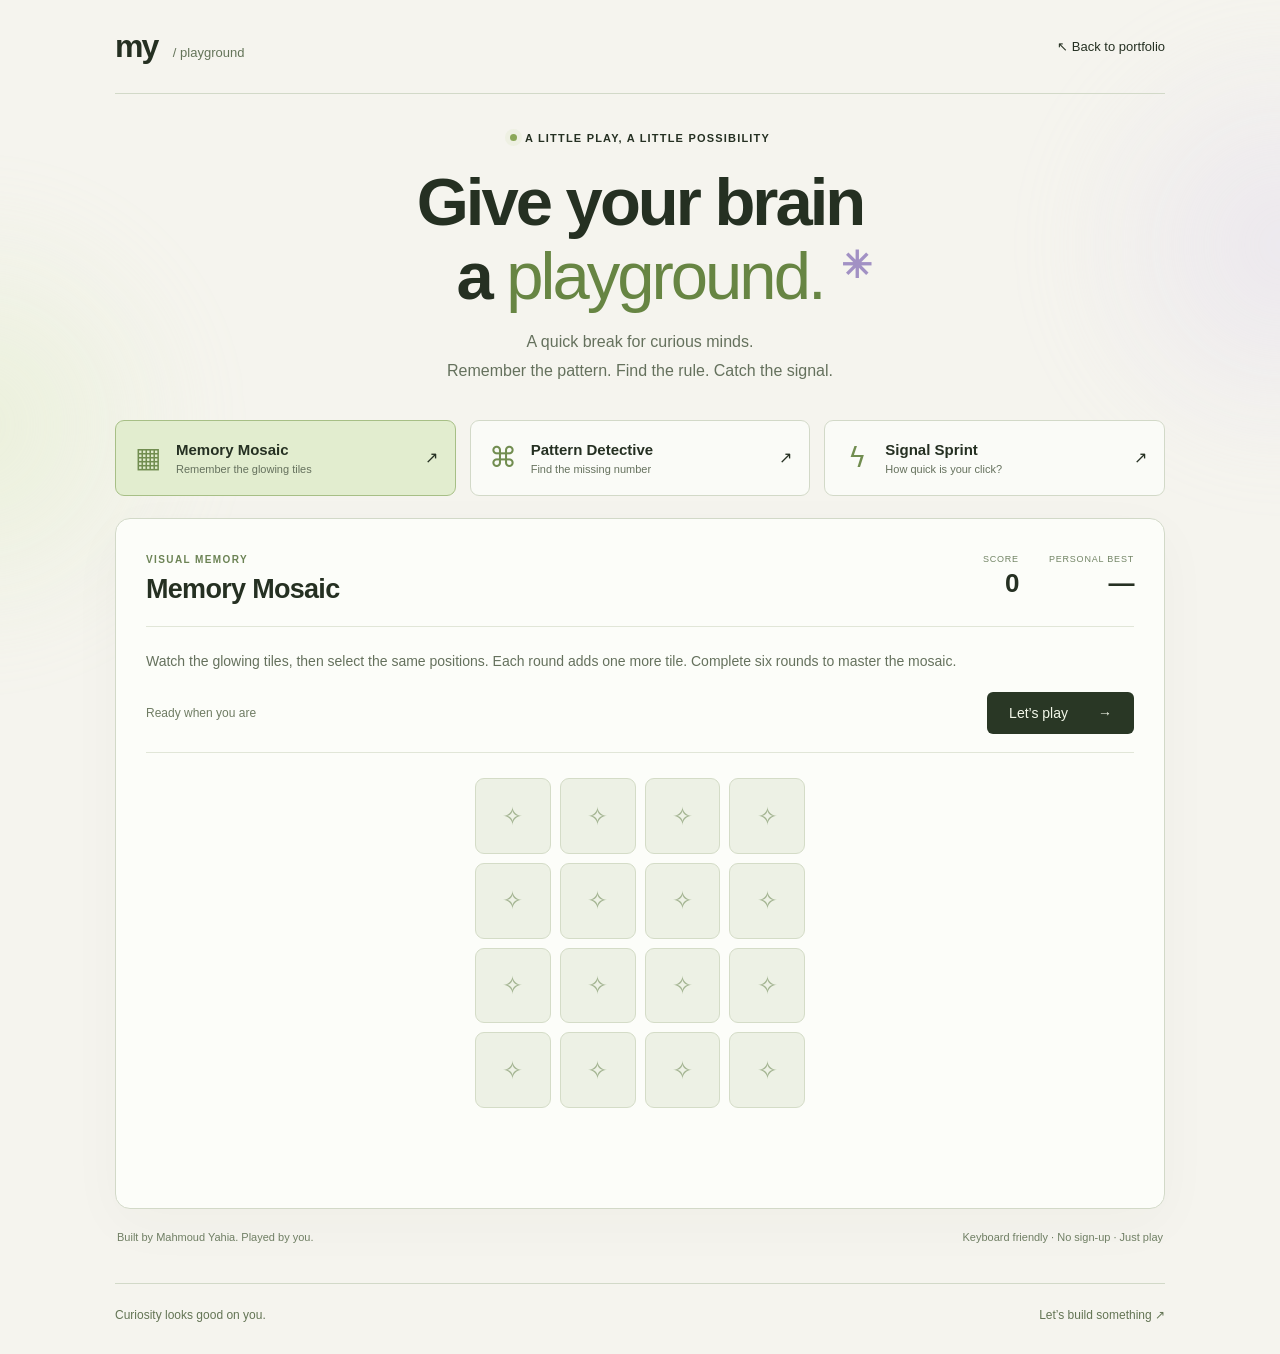
<file: arcade.html>
<!doctype html>
<html lang="en"><head><meta charset="utf-8"><meta name="viewport" content="width=device-width,initial-scale=1"><title>Brain Arcade — Mahmoud Yahia</title><meta name="description" content="A playful brain break: test your memory, solve number patterns, and chase your fastest reaction."><link rel="icon" href="images/favicon.svg" type="image/svg+xml"><link rel="stylesheet" href="css/arcade.css"><script src="js/arcade.js" defer></script></head><body>
<div class="ambient-orb orb-a" aria-hidden="true"></div><div class="ambient-orb orb-b" aria-hidden="true"></div>
<header><a class="arcade-brand" href="index.html">my<span> / playground</span></a><a class="back-link" href="index.html">↖ Back to portfolio</a></header>
<main><section class="arcade-intro"><span class="arcade-eyebrow"><i></i> A LITTLE PLAY, A LITTLE POSSIBILITY</span><h1>Give your brain<br>a <em>playground.</em><span class="spark">✳</span></h1><p>A quick break for curious minds.<br>Remember the pattern. Find the rule. Catch the signal.</p></section>
<div class="game-picker" role="group" aria-label="Choose a game"><button class="selected" data-game="memory" aria-pressed="true"><span class="mode-icon">▦</span><span><strong>Memory Mosaic</strong><small>Remember the glowing tiles</small></span><span class="mode-arrow">↗</span></button><button data-game="pattern" aria-pressed="false"><span class="mode-icon">⌘</span><span><strong>Pattern Detective</strong><small>Find the missing number</small></span><span class="mode-arrow">↗</span></button><button data-game="reaction" aria-pressed="false"><span class="mode-icon">ϟ</span><span><strong>Signal Sprint</strong><small>How quick is your click?</small></span><span class="mode-arrow">↗</span></button></div>
<section class="game-shell" aria-labelledby="game-title"><div class="game-top"><div><span class="game-kicker" id="game-category">VISUAL MEMORY</span><h2 id="game-title">Memory Mosaic</h2></div><div class="game-stats"><div><span id="score-label">SCORE</span><strong id="score">0</strong></div><div><span>PERSONAL BEST</span><strong id="best">—</strong></div></div></div><div class="game-description" id="game-description"></div><div class="game-bottom"><span class="round-indicator" id="round-label">Ready when you are</span><button class="play-button" id="play-button">Let’s play <span>→</span></button></div><div id="game-board"></div><div id="game-feedback" class="game-feedback" role="status" aria-live="polite"></div></section>
<div class="arcade-note"><span>Built by Mahmoud Yahia. Played by you.</span><span>Keyboard friendly · No sign-up · Just play</span></div>
</main><footer><span>Curiosity looks good on you.</span><a href="index.html#contact">Let’s build something ↗</a></footer>
</body></html>
</file>
<file: css/portfolio.css>
@font-face{font-family:LocalSans;src:local('Arial')} :root{--paper:#f5f4ee;--ink:#242821;--muted:#686d62;--line:#d7d9cd;--green:#c4d997;--serif:Georgia,'Times New Roman',serif;--mono:'Courier New',monospace}*{box-sizing:border-box}html{scroll-behavior:smooth;scroll-padding-top:100px}body{margin:0;background:var(--paper);color:var(--ink);font-family:Arial,Helvetica,sans-serif;-webkit-font-smoothing:antialiased}a{color:inherit;text-decoration:none}button,textarea{font:inherit}button,a,summary{-webkit-tap-highlight-color:transparent}button{cursor:pointer}button:focus-visible,a:focus-visible,summary:focus-visible,textarea:focus-visible{outline:2px solid #708744;outline-offset:5px}::selection{background:var(--green)}.wrap{width:min(1280px,calc(100% - 112px));margin:auto}.header{height:94px;padding:0 56px;display:flex;align-items:center;justify-content:space-between;border-bottom:1px solid var(--line);position:sticky;top:0;background:rgba(245,244,238,.95);backdrop-filter:blur(16px);z-index:20}.brand{font-weight:800;font-size:37px;letter-spacing:-3px;line-height:1}.brand span{font-size:11px;vertical-align:top;letter-spacing:0;margin-left:4px}.header nav{display:flex;gap:36px;font-size:13px}.header nav a{position:relative}.header nav a:after{content:'';position:absolute;bottom:-8px;left:0;width:0;height:1px;background:var(--ink);transition:width .3s}.header nav a:hover:after{width:100%}.header nav span{font:10px var(--mono);margin-left:4px;color:var(--muted);vertical-align:super}.nav-contact{font-size:13px;padding:13px 20px;border:1px solid var(--ink);border-radius:28px}.nav-contact span{margin-left:16px}.eyebrow,.small-code,.hero-bottom,.art-label,.orbit-label{font:10px var(--mono);letter-spacing:1.4px}.eyebrow{display:inline-flex;align-items:center;gap:9px}.status-dot{width:7px;height:7px;background:#708e41;border-radius:50%;display:inline-block;box-shadow:0 0 0 4px #708e4110}.hero{padding-top:39px}.hero-top{display:flex;justify-content:space-between}.small-code{color:var(--muted)}.hero-grid{display:grid;grid-template-columns:1.2fr 1fr;gap:15px;align-items:center;min-height:565px}.hero h1{font-size:clamp(68px,7.7vw,113px);line-height:1;letter-spacing:-6px;font-weight:500;margin:40px 0 28px;position:relative;z-index:1}em{font-family:var(--serif);font-weight:400}.title-dot{color:#9fb56b;font-size:30px;vertical-align:baseline;margin-left:18px}.hero-copy>p{font-size:16px;line-height:1.8;color:var(--muted);max-width:480px}.hero-actions{display:flex;gap:28px;align-items:center;margin:30px 0 40px}.button{display:inline-flex;align-items:center;justify-content:space-between;gap:30px;padding:17px 23px;border-radius:5px;font-size:13px;border:0;transition:transform .25s,background .25s}.button:hover{transform:translateY(-3px)}.dark{background:var(--ink);color:var(--paper)}.dark:hover{background:#435436}.text-link{font-size:13px;border-bottom:1px solid #adb29e;padding:9px 0}.text-link span{margin-left:20px}.hero-note{display:flex;align-items:center;gap:10px;font:10px var(--mono);color:var(--muted)}.mini-line{width:25px;height:1px;background:#9ba28d}.network-art{position:relative;height:500px;max-width:540px;isolation:isolate}.network-art:before{content:'';position:absolute;inset:35px;border-radius:50%;background:radial-gradient(circle,#c4d99745,transparent 68%);z-index:-1}#network{width:100%;height:100%}.art-label{position:absolute;font-size:9px;letter-spacing:.6px;color:var(--muted);display:flex;gap:8px;align-items:center}.top-label{top:24px;right:12px}.bottom-label{bottom:24px;left:15%;right:5%;justify-content:space-between}.core-label{position:absolute;top:44%;left:50%;transform:translate(-50%,-50%);font-size:55px;letter-spacing:-3px;text-align:center}.core-label span{display:block;font:7px var(--mono);letter-spacing:1px;margin-top:10px}.orbit-label{position:absolute;font-size:8px;padding:7px 9px;background:var(--paper);border:1px solid var(--line)}.label-a{top:21%;left:17%}.label-b{top:58%;right:1%}.label-c{bottom:19%;left:24%}.hero-bottom{padding:24px 0;border-top:1px solid var(--line);display:flex;justify-content:space-between;color:var(--muted);font-size:9px}.hero-bottom a span{margin-left:20px}.expertise-strip{background:#e9ecdf;border-top:1px solid var(--line);border-bottom:1px solid var(--line);margin-top:27px;padding:24px 0}.expertise-strip .wrap{display:flex;align-items:center;justify-content:space-between;font-size:16px;gap:15px}.expertise-strip i{color:#849653;font-size:23px;font-style:normal}.section{padding:105px 0}.section-head{display:flex;justify-content:space-between;gap:35px;align-items:flex-end;margin-bottom:46px}h2{font-size:clamp(38px,4.2vw,58px);font-weight:500;line-height:1.1;letter-spacing:-2.4px;margin:22px 0 0}.section-head>p{font-size:13px;line-height:1.8;color:var(--muted);padding-bottom:4px}.work-toolbar{display:flex;justify-content:space-between;align-items:center;margin-bottom:26px;gap:20px}.filters{display:flex;gap:8px;flex-wrap:wrap}.filters button{background:none;border:1px solid var(--line);border-radius:22px;padding:10px 17px;font-size:11px;color:var(--muted);transition:.2s}.filters button:hover{border-color:var(--ink)}.filters button.active{background:var(--ink);color:var(--paper);border-color:var(--ink)}.filters button span{font:8px var(--mono);margin-left:7px}.work-toolbar .small-code{font-size:8px}.project-grid{display:grid;grid-template-columns:1fr 1fr;gap:42px 24px}.project-card{min-width:0}.project-card[hidden]{display:none}.project-visual{width:100%;height:320px;border:1px solid #d8dcce;border-radius:7px;position:relative;overflow:hidden;display:flex;align-items:center;justify-content:center;background:#e8ecdf;color:var(--ink);transition:transform .35s;text-align:left}.project-visual:hover{transform:translateY(-4px)}.project-visual:focus-visible{outline-offset:3px}.visual-index{position:absolute;top:20px;left:22px;font:9px var(--mono);letter-spacing:1px;color:inherit;opacity:.6}.visual-arrow{position:absolute;top:16px;right:18px;width:30px;height:30px;display:grid;place-items:center;border:1px solid #929d7b60;border-radius:50%;font-size:18px;transition:transform .3s}.project-visual:hover .visual-arrow{transform:rotate(45deg)}.visual-foot{position:absolute;bottom:17px;left:22px;font:8px var(--mono);letter-spacing:1.5px;opacity:.6}.project-meta{display:flex;justify-content:space-between;gap:12px;margin-top:18px;font:9px var(--mono);text-transform:uppercase;color:var(--muted);letter-spacing:.7px}.project-card h3{font-size:24px;font-weight:500;letter-spacing:-.7px;margin:10px 0}.project-card>p{font-size:13px;color:var(--muted);line-height:1.7;margin:0;max-width:500px}.project-tags{display:flex;flex-wrap:wrap;gap:6px;margin-top:14px}.project-tags span{font-size:9px;border:1px solid var(--line);border-radius:4px;padding:5px 9px}.card-title{background:none;border:none;padding:0;text-align:left;color:var(--ink);font:inherit;letter-spacing:inherit}.card-title:hover{text-decoration:underline;text-underline-offset:5px}.project-card:last-child{grid-column:1 / -1;display:grid;grid-template-columns:1fr 1fr;gap:24px}.project-card:last-child .project-info{align-self:center;padding:20px 30px}.project-card:last-child .project-visual{height:285px}.project-card:last-child[hidden]{display:none}.work-note{font:10px var(--mono);color:var(--muted);line-height:1.7;margin:32px 0 0}.ui-panel{width:70%;background:#f9faf5;border:1px solid #cfd6c2;border-radius:7px;padding:18px;box-shadow:0 18px 30px #28301e13;transform:rotate(-3deg);transition:transform .5s}.project-visual:hover .ui-panel{transform:rotate(0deg) scale(1.025)}.panel-head{display:flex;align-items:center;justify-content:space-between;border-bottom:1px solid #dbe1d2;padding-bottom:12px;font:8px var(--mono);letter-spacing:1px}.panel-head b{font:11px Arial;letter-spacing:-.2px}.tiny-dot{display:inline-block;width:5px;height:5px;background:#879e5a;border-radius:50%;margin-right:5px}.timeline-ui{margin-top:16px}.timeline-row{display:flex;align-items:center;gap:10px;font-size:10px;margin:13px 0}.timeline-row>i{font-style:normal;width:19px;height:19px;border:1px solid #aebd94;border-radius:50%;display:grid;place-items:center;color:#71834c;font-size:9px}.timeline-row span{margin-left:auto;font:7px var(--mono);color:#7c8966}.notification{font-size:9px;line-height:1.6;padding:12px;background:#e8efdb;border:1px solid #d3dec0;margin-top:15px;border-radius:4px}.notification b{display:block}.we-visual{background:#e8e6f0}.contract-sheet{width:47%;padding:24px 20px;background:#faf9fd;border:1px solid #d0cbdc;box-shadow:0 10px 20px #21153610;transform:rotate(-7deg);border-radius:4px}.contract-sheet h4{margin:0 0 18px;font-size:12px}.sheet-line{height:5px;background:#dedbe8;margin:9px 0;border-radius:2px}.sheet-line.short{width:68%}.sheet-highlight{font:10px var(--mono);padding:7px;background:#e5def6;border-radius:3px;margin:15px 0}.extract-float{background:#31283e;color:#f4eefb;padding:17px;border-radius:5px;font:9px/1.9 var(--mono);margin-left:-22px;z-index:1;transform:rotate(4deg);box-shadow:0 14px 20px #2a213722}.extract-float span{color:#cbb6f2}.legal-visual{background:#dfE5e7}.legal-visual .ui-panel{transform:rotate(2deg)}.clause{display:flex;font-size:9px;padding:10px 0;border-bottom:1px solid #e2e6dc;justify-content:space-between;gap:10px}.clause span{padding:3px 6px;background:#e8eddb;color:#6c7d44;font:7px var(--mono)}.clause span.risk{background:#f2e6cf;color:#8d743d}.rag-visual{background:#252d25;color:#e9efdf}.rag-visual .visual-arrow{border-color:#768366}.rag-diagram{width:80%}.rag-query{font-size:11px;border:1px solid #65705c;background:#354032;border-radius:5px;padding:13px;display:flex;justify-content:space-between}.rag-nodes{display:flex;justify-content:center;gap:14px;padding:28px 0;position:relative}.rag-node{padding:16px 12px;border:1px solid #788861;border-radius:4px;font:8px var(--mono);color:#d4e2bb;position:relative;background:#2e392a}.rag-node:after{content:'↓';position:absolute;bottom:-22px;left:50%;color:#a7bc81}.rag-answer{padding:15px;background:#c4d997;color:#28331d;font-size:10px;border-radius:5px}.rag-answer span{display:block;font:7px var(--mono);margin-top:8px;opacity:.7}.private-visual{background:#e9e4db}.private-art{width:72%;display:flex;align-items:center;justify-content:space-between;gap:15px}.server{width:105px;display:flex;flex-direction:column;gap:5px;transform:rotate(-5deg)}.server div{height:33px;background:#444940;border:1px solid #6a735e;border-radius:3px;display:flex;align-items:center;gap:5px;padding:10px}.server i{width:4px;height:4px;border-radius:50%;background:#c4d997}.server span{display:block;margin-left:auto;width:33px;height:2px;background:#8b9680}.private-line{height:1px;flex:1;background:#9caa86;position:relative}.private-line:after{content:'◆';position:absolute;left:40%;top:-5px;color:#849b58;font-size:10px;animation:transfer 3s infinite}.shield{font-size:44px;border:1px solid #adb89b;border-radius:40% 40% 50% 50%;width:85px;height:100px;display:grid;place-items:center;color:#657a45;background:#f4f2e9}.arabic-visual{background:#e7e8f1}.arabic-art{text-align:center;width:75%}.arabic-text{font-size:47px;font-family:Tahoma,Arial,sans-serif;margin-bottom:20px;color:#46425e}.model-chips{display:flex;justify-content:center;gap:7px}.model-chips span{font:8px var(--mono);border:1px solid #b9b7d0;background:#f3f3fa;border-radius:20px;padding:7px 11px}.waveform{display:flex;gap:4px;height:30px;justify-content:center;align-items:center;margin-top:20px}.waveform i{width:3px;background:#9b97bc;border-radius:5px;animation:wave 2s ease-in-out infinite}.vision-visual{background:#e5e9e0}.face-scan{position:relative;height:180px;width:155px;border:1px solid #839b65;border-radius:7px;display:grid;place-items:center;background:repeating-linear-gradient(0deg,transparent,transparent 19px,#a8b29625 20px),repeating-linear-gradient(90deg,transparent,transparent 19px,#a8b29625 20px)}.face-scan svg{width:90px;height:125px;fill:none;stroke:#7c8b69;stroke-width:1}.scan-line{position:absolute;left:0;right:0;height:1px;background:#789553;box-shadow:0 0 10px #a8c583;animation:scan 3s infinite}.vision-checks{margin-left:23px;font:9px/2.7 var(--mono);color:#62714e}.vision-checks span{display:block}.lab-section{background:#e8ecde;border-top:1px solid var(--line);border-bottom:1px solid var(--line);padding:80px 0}.lab-grid{display:grid;grid-template-columns:1fr 1fr;gap:70px;align-items:center}.lab-grid h2{font-size:46px}.lab-grid p{font-size:13px;line-height:1.8;color:var(--muted);margin:24px 0}.lab-tags{display:flex;gap:9px;flex-wrap:wrap}.lab-tags span{font:9px var(--mono);border:1px solid #c6cfb4;padding:8px;border-radius:4px}.lab-console{background:#fafbf5;border:1px solid #c4ceB1;border-radius:7px;padding:24px;box-shadow:0 15px 35px #2d3d1710}.console-bar{display:flex;justify-content:space-between;gap:10px;align-items:center;font:9px var(--mono);border-bottom:1px solid #d6deca;padding-bottom:18px;margin-bottom:20px;color:var(--muted)}.console-bar i{display:inline-block;width:6px;height:6px;border-radius:50%;background:#b8c49f;margin-right:4px}.lab-console label,.output-top{font:9px var(--mono);letter-spacing:.6px}.lab-console textarea{display:block;width:100%;resize:vertical;border:1px solid #d4dac9;border-radius:4px;padding:13px;background:#f1f3eb;color:var(--ink);font:11px/1.7 var(--mono);margin:12px 0;min-height:100px}.lab-console .button{width:100%;padding:13px 18px;font-size:11px}.output-top{display:flex;justify-content:space-between;margin-top:24px}.output-top span:last-child{color:#6c8449}.lab-console pre{font:10px/1.7 var(--mono);background:#262e23;color:#d6e6be;border-radius:4px;padding:16px;white-space:pre-wrap;overflow-wrap:anywhere;min-height:80px}.lab-console .demo-note{font:9px/1.7 var(--mono);margin:10px 0 0}.about{display:grid;grid-template-columns:.85fr 1.15fr;gap:80px;align-items:center;border-bottom:1px solid var(--line)}.about-image{background:#e0e2d7;position:relative;border-radius:5px;overflow:hidden;max-width:440px}.about-image img{width:100%;height:440px;object-fit:cover;object-position:center 25%;display:block;filter:none}.about-image:hover img{filter:none}.portrait-caption{display:flex;justify-content:space-between;background:var(--ink);color:#e1e8d5;padding:18px 20px;font:9px var(--mono);letter-spacing:.7px}.about-copy h2{font-size:49px}.about-copy p{font-size:13px;line-height:1.8;color:var(--muted)}.about-copy .lead{font-size:17px;color:var(--ink);margin-top:28px}.about-stats{display:grid;grid-template-columns:repeat(3,1fr);gap:12px;border-top:1px solid var(--line);padding-top:23px;margin-top:25px}.about-stats strong{font-size:30px;letter-spacing:-1px;display:block;font-weight:500}.about-stats span{font-size:9px;color:var(--muted);display:block;line-height:1.5;margin-top:7px}.about-copy small{font:8px var(--mono);color:var(--muted);display:block;margin-top:15px}.experience details{border-top:1px solid var(--line)}.experience details:last-child{border-bottom:1px solid var(--line)}summary{list-style:none;cursor:pointer;display:flex;gap:25px;align-items:center;padding:27px 0}summary::-webkit-details-marker{display:none}.exp-index{font:10px var(--mono);color:#899379;width:40px}.experience h3{font-size:20px;font-weight:500;letter-spacing:-.5px;margin:0}.experience h3 span{font-size:11px;color:var(--muted);margin-left:15px;letter-spacing:0}.experience summary p{font-size:11px;color:var(--muted);margin:10px 0 0}.duration{font:9px var(--mono);margin-left:auto;color:var(--muted);text-align:right}.expand{font-size:23px;font-weight:300;margin-left:25px}.experience details[open] .expand{transform:rotate(45deg)}.exp-body{margin:0 55px 30px 65px;max-width:680px;font-size:13px;color:var(--muted);line-height:1.8}.exp-body a{display:block;color:var(--ink);font-size:11px;margin-top:14px;width:fit-content;border-bottom:1px solid var(--line)}.skills-section{padding:80px 0;background:#272f25;color:#edf0e4}.skills-section .eyebrow{color:#b8ca98}.skills-grid{display:grid;grid-template-columns:repeat(3,1fr);gap:45px;margin:50px 0}.skills-grid>div{border-top:1px solid #525d48;padding-top:22px}.skills-grid>div>span{font:9px var(--mono);color:#a2b28c}.skills-grid h3{font-size:23px;font-weight:400;letter-spacing:-.5px;margin:18px 0}.skills-grid p{font-size:12px;line-height:2;color:#b9c3ad}.certifications{display:flex;justify-content:space-between;gap:20px;flex-wrap:wrap;border-top:1px solid #525d48;padding-top:27px;align-items:center}.certifications>span{font-size:10px}.certifications .eyebrow{font:9px var(--mono)}.certifications small{font:8px var(--mono);color:#a9b893;margin-left:8px}.contact h2{font-size:clamp(50px,6.5vw,86px);letter-spacing:-4px}.contact-heading{display:flex;align-items:center;justify-content:space-between;gap:30px;margin:15px 0 43px}.contact-arrow{width:125px;height:125px;display:grid;place-items:center;border-radius:50%;background:var(--green);font-size:65px;transition:transform .4s}.contact-arrow:hover{transform:rotate(45deg)}.contact-bottom{border-top:1px solid var(--line);padding-top:32px;display:flex;justify-content:space-between;gap:30px}.contact-bottom p{font-size:13px;line-height:1.8;color:var(--muted);margin:0 0 20px}.email-link{font-size:19px;letter-spacing:-.5px;border-bottom:1px solid var(--line);padding-bottom:7px}.contact-links{display:flex;flex-direction:column;gap:15px;font-size:12px;text-align:left;min-width:170px}.contact-links button{background:none;border:0;padding:0;text-align:left;color:var(--ink)}.contact-links span{margin-left:12px}.contact-links .resume-note{font-size:9px;color:var(--muted);margin:0}.copy-status{font:10px var(--mono);min-height:12px;margin-bottom:0;color:#60793e}footer{padding:24px 0 35px;border-top:1px solid var(--line);display:flex;align-items:center;justify-content:space-between;gap:20px}footer>span{font-size:10px;color:var(--muted)}footer>a:last-child{font:9px var(--mono);letter-spacing:.5px}dialog{border:1px solid var(--line);border-radius:9px;background:var(--paper);color:var(--ink);width:min(780px,calc(100% - 32px));max-height:88vh;padding:45px}dialog::backdrop{background:#17201199;backdrop-filter:blur(7px)}body.dialog-open{overflow:hidden}.dialog-close{position:absolute;right:17px;top:15px;background:none;border:1px solid var(--line);border-radius:50%;width:31px;height:31px;font-size:14px}.dialog-tag{font:9px var(--mono);color:#6c8250;letter-spacing:1px}.dialog-title{font-size:40px;letter-spacing:-1.5px;margin:20px 0}.dialog-intro{font-size:16px;color:var(--muted);line-height:1.8}.dialog-sections{display:grid;grid-template-columns:1fr 1fr;gap:25px;margin-top:28px}.dialog-sections h3{font:10px var(--mono);letter-spacing:1px}.dialog-sections p,.dialog-sections li{font-size:12px;line-height:1.9;color:var(--muted)}.dialog-sections ul{padding-left:17px}.dialog-flow{margin:24px 0;padding:20px;background:#e6ebdc;border-radius:5px;font:11px/2 var(--mono);color:#50613f}.dialog-note{font:9px/1.8 var(--mono);color:var(--muted)}.donation-demo{border:1px solid var(--line);padding:20px;border-radius:5px;margin-top:20px}.donation-demo h3{font-size:14px;margin-top:0}.donation-demo ol{font-size:12px;line-height:2;color:var(--muted);padding-left:20px}.donation-demo .button{font-size:11px;padding:12px 17px}.donation-result{font-size:12px;line-height:1.8;color:#5a713e}.skip{position:fixed;top:-70px;left:15px;z-index:100;background:var(--ink);color:white;padding:15px}.skip:focus{top:10px}.js-motion .reveal{opacity:0;transform:translateY(20px);transition:opacity .7s,transform .7s}.js-motion .reveal.visible{opacity:1;transform:translateY(0)}@keyframes scan{0%,100%{top:15%}50%{top:85%}}@keyframes wave{0%,100%{transform:scaleY(.45)}50%{transform:scaleY(1)}}@keyframes transfer{0%{left:0}100%{left:90%}}
.button:hover{transform:none;box-shadow:0 4px 12px #26321c20}.button:disabled{cursor:default;opacity:.7}
.project-info>p{font-size:13px;color:var(--muted);line-height:1.7;margin:0;max-width:500px}
@media(min-width:1500px){.hero-grid{min-height:620px}.network-art{height:540px}.hero h1{font-size:119px}}
@media(max-width:1050px){.wrap{width:calc(100% - 64px)}.header{padding:0 32px;height:80px}.hero-grid{min-height:510px}.hero h1{letter-spacing:-4px;font-size:78px}.network-art{height:430px}.hero-copy>p{font-size:14px}.desktop-break{display:none}.hero-actions{gap:19px}.section{padding:80px 0}.project-visual{height:280px}.lab-grid,.about{gap:35px}.lab-grid h2,.about h2{font-size:39px}.about-image img{height:400px}.expertise-strip .wrap{font-size:13px}.experience h3 span{display:block;margin:8px 0 0}.certifications{justify-content:flex-start;gap:23px}.project-card:last-child .project-info{padding:15px}}
@media(max-width:700px){.wrap{width:calc(100% - 40px)}.header{padding:0 20px;height:72px}.brand{font-size:32px}.header nav{gap:16px;font-size:11px}.header nav span{display:none}.header nav a:last-child{display:none}.nav-contact{font-size:11px;padding:9px 12px}.nav-contact span{margin-left:6px}.hero{padding-top:28px}.hero-top .small-code{font-size:8px}.eyebrow{font-size:8px;letter-spacing:1px}.hero-grid{grid-template-columns:1fr;gap:0}.hero h1{font-size:clamp(63px,13.4vw,93px);letter-spacing:-4px;margin:38px 0 24px}.title-dot{font-size:21px;margin-left:12px}.hero-copy>p{font-size:14px;max-width:360px}.hero-actions{margin:26px 0;gap:25px}.hero-note{font-size:9px}.network-art{height:360px;width:100%;max-width:450px;margin:6px auto 0}.core-label{font-size:47px}.hero-bottom{font-size:7px;gap:15px;padding:18px 0;line-height:1.5}.hero-bottom a{white-space:nowrap}.hero-bottom a span{margin-left:5px}.expertise-strip{margin-top:16px;padding:18px 0;overflow:hidden}.expertise-strip .wrap{width:max-content;gap:22px;justify-content:flex-start;font-size:12px;padding:0 20px}.expertise-strip i{font-size:17px}.section{padding:65px 0}.section-head{display:block;margin-bottom:30px}.section-head>p{margin:21px 0 0;font-size:12px}h2{font-size:39px;letter-spacing:-1.6px}.work-toolbar{display:block}.work-toolbar .small-code{display:block;margin-top:17px}.filters{gap:6px}.filters button{font-size:10px;padding:9px 12px}.project-grid{grid-template-columns:1fr;gap:30px}.project-visual{height:290px}.project-card h3{font-size:23px}.project-card:last-child{display:block;grid-column:auto}.project-card:last-child .project-info{padding:0}.project-card:last-child .project-visual{height:290px}.project-meta{font-size:8px}.work-note{font-size:9px}.lab-section{padding:60px 0}.lab-grid{grid-template-columns:1fr;gap:30px}.lab-grid h2{font-size:37px}.lab-console{padding:18px}.lab-console pre{font-size:9px}.about{grid-template-columns:1fr;gap:32px}.about-image{width:100%;max-width:none}.about-image img{height:360px;object-position:center 22%}.about-copy h2{font-size:39px}.about-stats strong{font-size:27px}.experience summary{gap:12px;padding:24px 0}.exp-index{width:18px;font-size:9px}.experience h3{font-size:17px}.experience h3 span{font-size:10px}.experience summary p{font-size:10px;line-height:1.6;max-width:210px}.duration{font-size:8px;max-width:77px;line-height:1.6}.expand{margin-left:0;font-size:19px}.exp-body{margin:0 15px 25px 30px;font-size:12px}.skills-section{padding:60px 0}.skills-grid{grid-template-columns:1fr;gap:23px;margin:30px 0}.skills-grid>div{display:grid;grid-template-columns:24px 1fr;column-gap:15px}.skills-grid h3{margin:0;font-size:22px}.skills-grid p{grid-column:2;margin-top:12px}.skills-grid>div>span{margin-top:7px}.certifications{flex-direction:column;align-items:flex-start;gap:17px}.contact h2{font-size:45px;letter-spacing:-2px}.contact-heading{gap:10px}.contact-arrow{width:64px;height:64px;flex-shrink:0;font-size:35px}.contact-bottom{display:block;padding-top:25px}.email-link{font-size:16px}.contact-links{margin-top:30px;flex-direction:row;flex-wrap:wrap;gap:20px;font-size:11px}.contact-links .resume-note{display:none}footer{flex-wrap:wrap}footer>span{font-size:9px;order:3;width:100%}footer>a:last-child{font-size:8px}dialog{padding:35px 23px}.dialog-title{font-size:31px}.dialog-intro{font-size:13px}.dialog-sections{grid-template-columns:1fr;gap:10px}.vision-checks{margin-left:17px;font-size:8px}}
@media(prefers-reduced-motion:reduce){html{scroll-behavior:auto}*,*:before,*:after{animation:none!important;transition:none!important}.js-motion .reveal{opacity:1;transform:none}}

/* Readability refresh: system typography, stronger contrast, and legible labels. */
:root{--muted:#515a4d;--mono:'Segoe UI',Arial,sans-serif;--serif:'Segoe UI',Arial,sans-serif}
body{font-family:'Segoe UI',Arial,Helvetica,sans-serif;font-size:16px}
em{font-style:normal;font-weight:400;color:#52633d;letter-spacing:-2px}
h1,h2,h3{font-family:'Segoe UI',Arial,sans-serif}
.hero h1{font-weight:600;font-size:clamp(68px,7.2vw,104px);letter-spacing:-5px;line-height:1.06}
.hero-copy>p{font-size:18px;line-height:1.75}.hero-note{font-size:12px}.hero-actions .button,.text-link{font-size:15px}
.header nav,.nav-contact{font-size:15px}.header nav span{font-size:11px}
.eyebrow,.small-code{font-size:12px;font-weight:600;letter-spacing:1.1px}.hero-bottom{font-size:11px;letter-spacing:.8px}
.art-label,.orbit-label{font-size:10px;letter-spacing:.4px}.core-label span{font-size:9px}
h2{font-weight:600;letter-spacing:-2px}.section-head>p{font-size:15px;line-height:1.8}.filters button{font-size:13px;font-weight:500;padding:11px 18px}.filters button span{font-size:11px}.work-toolbar .small-code{font-size:11px}
.project-meta{font-size:11px;line-height:1.6;letter-spacing:.5px}.project-card h3{font-size:26px;font-weight:600}.project-info>p{font-size:15px;line-height:1.8}.project-tags span{font-size:11px;padding:6px 10px}.work-note{font-size:12px}
.visual-index,.visual-foot{font-size:10px;letter-spacing:.6px;font-weight:500}.panel-head{font-size:10px}.panel-head b{font:600 14px 'Segoe UI',sans-serif}.timeline-row{font-size:12px}.timeline-row span{font-size:9px}.notification{font-size:11px}.contract-sheet h4{font-size:14px}.sheet-highlight{font-size:12px}.extract-float{font:10px/1.9 Consolas,monospace}.clause{font-size:12px}.clause span{font-size:10px}.rag-query{font-size:13px}.rag-node{font-size:10px}.rag-answer{font-size:13px}.rag-answer span{font-size:10px}.model-chips span{font-size:11px}.vision-checks{font-size:11px}
.lab-grid p,.about-copy p,.exp-body{font-size:15px}.lab-console label,.output-top,.console-bar{font-size:11px}.lab-console textarea{font:13px/1.8 Consolas,monospace}.lab-console pre{font:12px/1.8 Consolas,monospace}.lab-console .button{font-size:14px}.lab-console .demo-note{font-size:11px}.lab-tags span{font-size:11px}.portrait-caption{font-size:11px}.about-stats span{font-size:12px}.about-copy small{font-size:10px}.experience h3 span{font-size:13px}.experience summary p{font-size:13px}.duration,.exp-index{font-size:12px}.exp-body a{font-size:13px}
.skills-section em{color:#c4d997}.skills-grid p{font-size:15px}.skills-grid>div>span{font-size:12px}.certifications>span,.certifications .eyebrow{font-size:12px}.certifications small{font-size:11px}.contact-bottom p{font-size:15px}.contact-links{font-size:14px}.contact-links .resume-note{font-size:11px}.copy-status,footer>span,footer>a:last-child{font-size:12px}
.dialog-tag,.dialog-note{font-size:12px;line-height:1.8}.dialog-sections h3{font-size:12px;font-weight:600}.dialog-sections p,.dialog-sections li{font-size:14px}.dialog-flow{font-size:13px}.donation-demo ol,.donation-result{font-size:14px}.donation-demo .button{font-size:13px}
.project-card:last-child{grid-column:auto;display:block}.project-card:last-child .project-info{padding:0}.project-card:last-child .project-visual{height:320px}

/* Each capability has a stationary, readable label and a moving highlight. */
.expertise-strip{padding:30px 0 34px;background:#e7ebdc;overflow:visible}
.expertise-strip .wrap{display:block;width:min(1280px,calc(100% - 112px));font-size:inherit;padding:0}
.expertise-heading{display:flex;justify-content:space-between;align-items:center;gap:15px;margin-bottom:20px}.expertise-heading>span:last-child{font-size:12px;color:#526044}.expertise-heading>span:last-child>span{margin-left:12px}
.expertise-track{display:grid;grid-template-columns:repeat(5,minmax(0,1fr));gap:12px}
.expertise-item{position:relative;text-align:left;min-width:0;min-height:140px;border:1px solid #c7d1b6;border-radius:9px;background:#f5f7ef;padding:19px;color:#27351f;overflow:hidden;isolation:isolate;transition:border-color .25s,box-shadow .25s;animation:capability-highlight 15s ease-in-out infinite;animation-delay:var(--phase)}
.expertise-item:before{content:'';position:absolute;inset:0;background:linear-gradient(115deg,transparent 25%,#d5e7b788 48%,transparent 75%);transform:translateX(-125%);z-index:-1;animation:capability-sweep 15s ease-in-out infinite;animation-delay:var(--phase)}
.expertise-item:hover,.expertise-item:focus-visible{border-color:#6e884a;box-shadow:0 6px 20px #3e551522;background:#edf4df;animation-play-state:paused}.expertise-item:hover:before{animation-play-state:paused}
.expertise-icon{display:block;font-size:28px;width:32px;height:34px;color:#637c40;margin-bottom:13px}.expertise-item:first-child .expertise-icon{animation:expertise-turn 12s linear infinite}.expertise-item strong{display:block;font-size:17px;font-weight:650;letter-spacing:-.3px;line-height:1.4}.expertise-item small{display:block;font-size:11px;color:#566349;line-height:1.5;margin-top:5px}.expertise-arrow{position:absolute;right:15px;top:17px;font-size:17px;color:#617948}
@keyframes capability-highlight{0%,20%,100%{border-color:#c7d1b6;box-shadow:none}6%,14%{border-color:#829e59;box-shadow:0 0 0 3px #a6c67820}}
@keyframes capability-sweep{0%{transform:translateX(-125%)}18%,100%{transform:translateX(125%)}}
@keyframes expertise-turn{to{transform:rotate(360deg)}}

/* New project illustrations */
.ner-visual{background:#e4edf0}.ner-ui{background:#fafdfd;border:1px solid #bed1d4;border-radius:10px;width:78%;padding:20px;box-shadow:0 15px 25px #17353a12}.ner-ui p{font:20px/2.8 Tahoma,sans-serif;margin:18px 0;text-align:right}.ner-ui mark{position:relative;padding:4px 6px;border-radius:4px;color:#1e514f}.ner-ui .person{background:#d4e9e4}.ner-ui .place{background:#e1ddf4;color:#574784}.ner-ui mark span{position:absolute;top:-16px;left:0;font:8px 'Segoe UI',sans-serif;letter-spacing:.3px}.entity-record{display:flex;justify-content:space-between;padding:8px 0;border-top:1px solid #dbe5e6;font-size:12px}.entity-record b{font-size:10px;color:#587577;font-weight:500}
.workflow-visual{background:#242f2a;color:#e9f1e5}.workflow-map{width:78%;display:flex;align-items:center;flex-direction:column;gap:17px}.workflow-node{background:#344438;border:1px solid #6e8f65;border-radius:6px;padding:10px 20px;font-size:13px;position:relative;min-width:165px;text-align:center}.root-node i{display:inline-block;background:#badc8a;width:6px;height:6px;border-radius:50%;margin-right:8px}.workflow-branches{display:flex;justify-content:space-between;width:100%;gap:10px}.workflow-branches span{border:1px solid #667e60;background:#2f3c30;padding:9px 13px;font-size:11px;border-radius:5px;animation:route-pulse 6s infinite}.workflow-branches span:nth-child(2){animation-delay:2s}.workflow-branches span:nth-child(3){animation-delay:4s}.workflow-node:after{content:'';height:17px;width:1px;background:#98b783;position:absolute;left:50%;bottom:-18px}.result-node:after{display:none}.approval-node{background:#4c4933;border-color:#b2a571}.result-node{background:#c4d997;color:#26371c}.workflow-visual .visual-index,.workflow-visual .visual-foot{opacity:.85}
@keyframes route-pulse{0%,33%,100%{border-color:#667e60;background:#2f3c30}10%,23%{border-color:#b9d98c;background:#425d38}}
.evaluation-visual{background:#e6e4f0}.eval-ui{width:76%;background:#f9f8fd;border:1px solid #c7c0dc;border-radius:9px;padding:21px;box-shadow:0 15px 25px #33245513}.eval-chart{height:100px;border-bottom:1px solid #c7c0dc;display:flex;gap:12px;align-items:flex-end;padding:0 8px;margin-top:24px;background:repeating-linear-gradient(0deg,transparent,transparent 24px,#c7c0dc33 25px)}.eval-chart i{flex:1;max-width:30px;height:var(--bar);background:linear-gradient(0deg,#8b7bb3,#c3b7df);border-radius:4px 4px 0 0;transform-origin:bottom;animation:chart-breathe 5s ease-in-out infinite;animation-delay:var(--delay)}.eval-axis{display:flex;justify-content:space-between;font-size:9px;color:#6f648c;margin-top:10px}.eval-mini{display:flex;justify-content:space-between;margin-top:21px;font-size:11px;color:#55446f}
@keyframes chart-breathe{0%,100%{transform:scaleY(.92)}50%{transform:scaleY(1)}}
.interactive-project-demo{margin-top:26px;border:1px solid #ccd4bf;border-radius:7px;background:#edf1e5;padding:22px}.interactive-project-demo h3{font-size:18px;margin:0 0 18px}.interactive-project-demo label{display:block;font-size:13px;margin:12px 0}.interactive-project-demo select{font:14px 'Segoe UI',sans-serif;padding:12px;background:#fafbf5;border:1px solid #bfcbaa;border-radius:5px;width:100%;color:var(--ink)}.interactive-project-demo select:focus-visible,.interactive-project-demo input:focus-visible{outline:2px solid #708744;outline-offset:4px}.workflow-stages{display:grid;grid-template-columns:1fr 1fr;gap:10px;margin:20px 0}.workflow-step{display:flex;gap:9px;align-items:center;padding:12px;border:1px solid #d0d8c4;border-radius:5px;font-size:12px;background:#f7f9f2}.workflow-step>span{font-size:11px;color:#6b7e52}.workflow-step.current{border-color:#7e9958;background:#dfebce}.workflow-step.complete{color:#4c6933;border-color:#a3bc87}.simulation-result{font-size:13px;line-height:1.8;margin-bottom:0;overflow-wrap:anywhere}.interactive-project-demo .button{font-size:13px}.interactive-project-demo input[type=range]{width:100%;accent-color:#627d42;cursor:pointer}.interactive-project-demo output{float:right;font-weight:600}.evaluation-stats{display:grid;grid-template-columns:repeat(3,1fr);gap:12px;margin:18px 0}.evaluation-stats>div{background:#f8faf2;padding:14px;border-radius:5px}.evaluation-stats strong{display:block;font-size:25px;font-weight:600}.evaluation-stats span{font-size:11px;line-height:1.6;display:block;color:#526044;margin-top:5px}.evaluation-table{overflow:auto}.evaluation-table table{width:100%;border-collapse:collapse;text-align:left;font-size:12px}.evaluation-table caption{text-align:left;font-size:11px;line-height:1.7;padding:10px 0;color:#59664b}.evaluation-table th{font-size:11px;font-weight:600}.evaluation-table td,.evaluation-table th{padding:10px 8px;border-bottom:1px solid #d1d9c4}.evaluation-table td small{display:block;color:#826435;font-size:10px;margin-top:4px}.decision{padding:3px 7px;border-radius:4px;font-size:11px}.decision.accepted{background:#dce9c8;color:#426327}.decision.review{background:#eee0c6;color:#745824}
@media(max-width:1050px){.expertise-strip .wrap{width:calc(100% - 64px)}.expertise-track{gap:8px}.expertise-item{padding:16px 12px}.expertise-item strong{font-size:15px}.expertise-item small{font-size:10px}.hero h1{font-size:77px}.project-meta{font-size:10px}.vision-checks{font-size:10px}.duration{font-size:11px}}
@media(max-width:700px){.header nav,.nav-contact{font-size:12px}.header nav{gap:16px}.hero h1{font-size:clamp(59px,13vw,87px);letter-spacing:-3.5px}.hero-copy>p{font-size:16px}.hero-actions .button,.text-link{font-size:14px}.hero-actions{gap:20px}.hero-note{font-size:11px}.eyebrow{font-size:10px;letter-spacing:.7px}.hero-top .small-code{font-size:9px}.hero-bottom{font-size:9px;letter-spacing:.3px}.art-label{font-size:9px}.orbit-label{font-size:10px}.expertise-strip{padding:23px 0}.expertise-strip .wrap{width:calc(100% - 40px)}.expertise-heading{align-items:flex-start;margin-bottom:16px}.expertise-heading>span:last-child{font-size:10px;max-width:100px;text-align:right;line-height:1.6}.expertise-track{grid-template-columns:1fr 1fr;gap:10px}.expertise-item{min-height:135px;padding:17px 14px}.expertise-item strong{font-size:16px}.expertise-item small{font-size:11px}.expertise-item:last-child{grid-column:1 / -1;min-height:112px;padding-left:72px;padding-top:30px}.expertise-item:last-child .expertise-icon{position:absolute;left:22px;top:36px}.expertise-item:last-child strong{font-size:17px}.section-head>p{font-size:14px}.filters button{font-size:12px;padding:10px 14px}.work-toolbar .small-code{font-size:10px}.project-meta{font-size:10px;gap:12px}.project-meta>span:last-child{text-align:right}.project-card h3{font-size:24px}.project-info>p{font-size:14px}.project-tags span{font-size:11px}.project-card:last-child .project-visual{height:290px}.visual-index,.visual-foot{font-size:9px}.timeline-row{font-size:11px}.timeline-row span{font-size:8px}.panel-head b{font-size:13px}.contract-sheet{padding:20px 13px;width:48%}.contract-sheet h4{font-size:11px}.extract-float{font-size:8px;padding:13px;margin-left:-17px}.rag-nodes{gap:7px}.rag-node{font-size:9px;padding:14px 8px}.rag-query,.rag-answer{font-size:12px}.model-chips{gap:5px}.model-chips span{font-size:9px;padding:7px}.vision-checks{font-size:9px}.lab-grid p,.about-copy p,.exp-body{font-size:14px}.lab-console pre{font-size:11px}.about-stats span{font-size:11px}.experience h3 span{font-size:12px}.experience summary p{font-size:12px;max-width:190px}.duration{font-size:10px;max-width:75px}.exp-index{font-size:10px}.certifications>span{font-size:12px}.contact-links{font-size:13px}.contact-bottom p{font-size:14px}footer>span,footer>a:last-child{font-size:10px}.dialog-tag{font-size:10px}.dialog-sections p,.dialog-sections li{font-size:14px}.dialog-flow{font-size:12px}.dialog-note{font-size:11px}.ner-ui{width:84%;padding:17px}.ner-ui p{font-size:17px}.workflow-map{width:85%}.workflow-branches{gap:7px}.workflow-branches span{font-size:11px;padding:8px 10px}.eval-ui{width:83%;padding:17px}.eval-mini{font-size:10px}.eval-axis{font-size:8px}.interactive-project-demo{padding:16px}.workflow-stages{grid-template-columns:1fr}.evaluation-stats{gap:6px}.evaluation-stats>div{padding:10px}.evaluation-stats span{font-size:10px}.evaluation-table td,.evaluation-table th{padding:9px 5px}.evaluation-table table{font-size:11px}}
@media(prefers-reduced-motion:reduce){.expertise-item,.expertise-item:before,.expertise-icon,.workflow-branches span,.eval-chart i{animation:none!important}}

/* Credentials deserve the same visual weight as the work. */
.certifications{display:block;padding-top:42px}.certification-heading h3{font-size:30px;font-weight:600;margin:16px 0 10px;letter-spacing:-.6px}.certification-heading p{font-size:15px;color:#c7d1be;line-height:1.7;margin:0 0 26px}.certification-grid{display:grid;grid-template-columns:repeat(3,1fr);gap:20px}.certification-card{padding:27px;background:#333f2f;border:1px solid #647357;border-radius:8px;transition:background .3s,border-color .3s}.certification-card:hover{background:#3c4c35;border-color:#a2bd80}.cert-issuer{display:flex;align-items:center;gap:14px;font-size:15px;color:#dfE9d3;min-height:35px}.microsoft-mark{display:grid;grid-template-columns:repeat(2,12px);gap:3px}.microsoft-mark i{width:12px;height:12px;background:#b7cc97}.microsoft-mark i:nth-child(2){background:#dae6c6}.microsoft-mark i:nth-child(3){background:#8fa879}.microsoft-mark i:nth-child(4){background:#c3d4a2}.aws-mark{font:bold 24px Arial,sans-serif;letter-spacing:-1px;position:relative;padding-bottom:8px}.aws-mark span{position:absolute;bottom:-3px;left:4px;font-size:27px;line-height:1;color:#d6be79}.certification-card h4{font-size:25px;line-height:1.3;letter-spacing:-.5px;font-weight:600;margin:28px 0 15px;color:#f5f8ef}.certification-card p{font-size:14px;line-height:1.8;color:#ced8c3;min-height:50px;margin-bottom:24px}.cert-date{border-top:1px solid #617253;padding-top:17px;display:flex;justify-content:space-between;align-items:center;font-size:14px;color:#d0e5b1}.cert-date>span:last-child{font-size:24px}
.resume-section{display:grid;grid-template-columns:1fr 1fr;gap:70px;align-items:center;border-bottom:1px solid var(--line)}.resume-copy p{font-size:16px;line-height:1.8;color:var(--muted);max-width:390px;margin:24px 0}.resume-copy small{display:block;font-size:12px;line-height:1.8;color:var(--muted);margin-top:20px;max-width:400px}.resume-preview-card{border:1px solid #cbd2bc;border-radius:9px;padding:30px 30px 0;background:#e6ebdb;overflow:hidden;text-align:left;color:var(--ink);position:relative;transition:background .3s}.resume-preview-card:hover{background:#dce5cd}.resume-paper{height:270px;overflow:hidden;border-radius:4px 4px 0 0;border:1px solid #d8decd;background:white;box-shadow:0 10px 25px #23311915}.resume-paper img{width:100%;height:auto;display:block}.resume-preview-caption{display:flex;justify-content:space-between;gap:12px;align-items:center;margin:0 -30px;padding:20px 24px;background:#f1f4e9;font-size:13px;border-top:1px solid #cbd2bc}.resume-preview-caption>span:last-child{font-weight:600}
#cv-dialog{width:min(1100px,calc(100% - 32px));padding:0;overflow:hidden;max-height:92vh;background:#f5f4ee} .cv-toolbar{display:flex;align-items:center;justify-content:space-between;gap:20px;padding:18px 23px;border-bottom:1px solid var(--line);background:var(--paper)}.cv-toolbar h2{font-size:19px;letter-spacing:-.5px;margin:0;font-weight:600;line-height:1.4}.cv-toolbar>div>span{display:block;font-size:12px;color:var(--muted);margin-top:4px}.cv-controls{display:flex;align-items:center;gap:8px;flex-wrap:wrap}.cv-controls button,.cv-controls a{font:13px 'Segoe UI',sans-serif;padding:8px 11px;border:1px solid #cbd3bb;border-radius:4px;background:#fafbf5;color:var(--ink)}.cv-controls button:hover,.cv-controls a:hover{background:#e0e8d1}.cv-controls button:disabled{opacity:.4;cursor:default}.cv-controls output{font-size:12px;width:43px;text-align:center}.cv-controls #cv-close{margin-left:7px}.cv-document{max-height:69vh;overflow:auto;background:#dfe3d6;padding:24px;scrollbar-gutter:stable}.cv-document img{width:100%;max-width:none;height:auto;display:block;box-shadow:0 3px 15px #20301515}.cv-caption{margin:0;font-size:12px;line-height:1.7;padding:13px 23px;color:var(--muted)}
@media(max-width:1050px){.certification-card{padding:21px}.certification-card h4{font-size:22px}.cert-issuer{font-size:13px}.resume-section{gap:35px}}
@media(max-width:700px){.certifications{padding-top:32px}.certification-heading h3{font-size:26px}.certification-heading p{font-size:14px}.certification-grid{grid-template-columns:1fr;gap:16px}.certification-card{padding:25px}.cert-issuer{font-size:15px}.certification-card h4{font-size:27px;margin-top:24px}.certification-card p{font-size:15px;min-height:0}.cert-date{font-size:14px}.resume-section{grid-template-columns:1fr;gap:30px}.resume-copy p{font-size:15px}.resume-paper{height:250px}.resume-preview-card{padding:22px 22px 0}.resume-preview-caption{margin:0 -22px;padding:17px;font-size:12px}.cv-toolbar{display:block;padding:15px}.cv-toolbar h2{font-size:17px}.cv-controls{margin-top:15px;gap:6px}.cv-controls button,.cv-controls a{font-size:12px;padding:7px 9px}.cv-controls #cv-close{margin-left:auto}.cv-controls output{width:38px}.cv-document{max-height:61vh;padding:10px}.cv-caption{font-size:11px;padding:11px 15px}#cv-dialog{width:calc(100% - 20px)}}
#cv-readable-text{background:#fff;padding:32px;color:#263021;min-width:0;font:15px/1.9 'Segoe UI',Arial,sans-serif;overflow-wrap:anywhere}#cv-readable-text h3{font-size:22px;border-bottom:1px solid #d8decd;padding-bottom:10px;margin:30px 0 15px;color:#455c30}#cv-readable-text p{margin:8px 0}#cv-readable-text p:first-child{font-size:26px;font-weight:650;line-height:1.4;margin-bottom:15px}.cv-document [hidden],.cv-controls [hidden]{display:none!important}@media(max-width:700px){#cv-readable-text{padding:20px;font-size:15px;line-height:1.85}#cv-readable-text p:first-child{font-size:23px}.cv-toolbar .cv-controls{gap:5px}.cv-controls #cv-close{margin-left:auto}}

/* A clear introduction and a guided reading order. */
[hidden]{display:none!important}
.header nav{gap:27px}.header nav a{font-size:14px}.header nav a.current-section{color:#536e35;font-weight:600}.header nav a.current-section:after{width:100%;background:#78964e}
.menu-toggle{display:none;border:1px solid #c4ccb7;border-radius:6px;background:transparent;color:var(--ink);font-size:21px;width:39px;height:39px;align-items:center;justify-content:center}
.mobile-navigation{position:fixed;top:80px;left:0;right:0;padding:15px 25px 23px;background:#f5f4ee;border-bottom:1px solid var(--line);box-shadow:0 15px 25px #26311918;z-index:19;display:grid;grid-template-columns:1fr 1fr;gap:5px}.mobile-navigation a{font-size:14px;padding:13px;border-radius:5px}.mobile-navigation a.current-section{background:#e2ebd2;color:#4e6732}
.reading-progress{position:fixed;left:0;right:0;top:93px;height:2px;z-index:21;pointer-events:none}.reading-progress span{display:block;background:#8ba95c;width:100%;height:100%;transform:scaleX(0);transform-origin:left}
.profile-location{display:flex;gap:10px;align-items:center}.profile-location svg{width:20px;height:23px;fill:none;stroke:#708749;stroke-width:1.5}.profile-location>span{font-size:11px;color:var(--muted);line-height:1.6}.profile-location strong{display:block;font-size:14px;font-weight:600;color:var(--ink)}
.hero-top{align-items:center}.hero-grid{min-height:610px}.intro-kicker{font-size:12px;font-weight:600;letter-spacing:2px;display:block;margin-top:30px;color:#657650}.hero h1{margin:15px 0 19px;font-size:clamp(78px,7.7vw,112px);letter-spacing:-5px;line-height:1.04}.name-line{display:block}.hero-role{font-size:24px;font-weight:600;letter-spacing:-.6px;line-height:1.4;position:relative;width:fit-content;padding-bottom:10px}.hero-role:after{content:'';height:2px;width:48px;background:#9ab66a;position:absolute;bottom:0;left:0;transform-origin:left;animation:role-underline 1.4s .6s both}.hero-copy>p{font-size:17px;max-width:495px;margin:17px 0;line-height:1.85}.hero-actions{margin:24px 0 26px}.hero-note{margin-bottom:25px}.hero-bottom{padding:20px 0}
.page-guide{display:grid;grid-template-columns:repeat(6,1fr);border:1px solid #d0d6c3;border-radius:7px;background:#edf0e4;margin:13px 0 24px;overflow:hidden}.page-guide a{display:flex;gap:10px;align-items:center;justify-content:center;padding:16px 10px;font-size:12px;border-right:1px solid #d0d6c3;transition:background .25s,color .25s}.page-guide a:last-child{border-right:0}.page-guide a>span{font-size:10px;color:#748660;font-weight:600}.page-guide a:hover,.page-guide a.current-section{background:#dbe7c8;color:#41572c}
.section{padding:85px 0}.section-head{margin-bottom:34px}.about{padding-top:65px}.about .about-copy h2{font-size:47px}.about-copy .lead{font-size:18px;line-height:1.8}.experience{padding-bottom:75px}.work{border-top:1px solid var(--line)}.more-projects{text-align:center;margin:35px 0 0}.outline{border:1px solid #8d9d78;background:#edf2e4;color:#354b23;padding:16px 25px}.outline:hover{background:#dfe9d2}.lab-section{margin-top:0}.lab-section>.lab-grid{margin-top:75px;padding-top:50px;border-top:1px solid #c5ceb6}.lab-section>.wrap>.project-grid{margin-bottom:5px}.expertise-strip{margin-top:0}.skills-section{padding-top:65px}.resume-section{padding-top:70px;padding-bottom:70px}

/* Motion introduces information in a readable sequence. */
.intro-kicker{animation:intro-enter .7s .1s both}.name-line:nth-child(1){animation:intro-enter .9s .2s both}.name-line:nth-child(2){animation:intro-enter .9s .36s both}.hero-role{animation:intro-enter .8s .55s both}.hero-copy>p{animation:intro-enter .8s .65s both}.hero-actions{animation:intro-enter .8s .78s both}.hero-note{animation:intro-enter .8s .9s both}.profile-location{animation:intro-enter .7s .3s both}.page-guide{animation:intro-enter .9s 1s both}
.heading-word{display:inline-block}.js-motion .reveal.visible .heading-word{animation:heading-enter .75s cubic-bezier(.2,.75,.25,1) both;animation-delay:var(--word-delay)}.project-card{transition-delay:var(--card-delay)!important}.project-visual{transition:transform .35s,box-shadow .35s}.project-visual:hover{box-shadow:0 12px 25px #24331816}.skills-grid>div{transition:border-color .3s,opacity .7s,transform .7s}.skills-grid>div:hover{border-color:#b9d992}.experience summary:hover .exp-index{color:#4d7130}.experience summary:hover h3{color:#516e36}.experience details[open] .exp-body{animation:detail-enter .4s both}.visual-arrow{background:#ffffff30}.project-tags span{transition:background .25s,border-color .25s}.project-card:hover .project-tags span{background:#e6eddc;border-color:#bac7a4}.resume-paper{transition:box-shadow .4s}.resume-preview-card:hover .resume-paper{box-shadow:0 15px 30px #23311925}.contact-arrow{animation:contact-glow 5s ease-in-out infinite}.expertise-item .expertise-icon{transition:transform .3s}.expertise-item:hover .expertise-icon{transform:rotate(12deg)}
@keyframes intro-enter{from{opacity:0;transform:translateY(22px);filter:blur(3px)}to{opacity:1;transform:translateY(0);filter:blur(0)}}
@keyframes heading-enter{from{opacity:0;transform:translateY(12px)}to{opacity:1;transform:translateY(0)}}
@keyframes role-underline{from{transform:scaleX(0)}to{transform:scaleX(1)}}
@keyframes detail-enter{from{opacity:0;transform:translateY(-5px)}to{opacity:1;transform:translateY(0)}}
@keyframes contact-glow{0%,100%{box-shadow:0 0 0 0 #a6be7220}50%{box-shadow:0 0 0 13px #a6be720d}}
@media(max-width:1050px){.header nav{gap:19px}.header nav a{font-size:12px}.reading-progress{top:79px}.hero h1{font-size:86px}.hero-role{font-size:21px}.hero-copy>p{font-size:16px}.hero-grid{min-height:590px}.page-guide a{font-size:11px;gap:7px}.about .about-copy h2{font-size:39px}}
@media(max-width:900px){.header nav{display:none}.menu-toggle{display:flex;margin-left:12px}.nav-contact{margin-left:auto}.header .brand{margin-right:20px}.hero h1{font-size:78px}.hero-grid{grid-template-columns:1.1fr 1fr;gap:0}.hero-role{font-size:20px}.network-art{height:400px}.page-guide{grid-template-columns:repeat(3,1fr)}.page-guide a:nth-child(3){border-right:0}.page-guide a:nth-child(-n+3){border-bottom:1px solid #d0d6c3}}
@media(max-width:700px){.reading-progress{top:71px}.mobile-navigation{top:72px;padding:12px 13px 20px}.mobile-navigation a{font-size:13px}.hero-top>.eyebrow{font-size:9px;max-width:200px;line-height:1.7;letter-spacing:.4px}.profile-location{gap:7px}.profile-location>span{font-size:10px}.profile-location strong{font-size:12px}.profile-location svg{width:15px}.hero-grid{grid-template-columns:1fr;min-height:0}.intro-kicker{margin-top:35px;font-size:11px}.hero h1{font-size:clamp(63px,15vw,91px);letter-spacing:-3px;margin-top:15px;margin-bottom:22px}.hero-role{font-size:22px;line-height:1.45;max-width:320px}.hero-copy>p{font-size:16px;margin-top:20px}.hero-actions{margin:25px 0}.hero-note{margin-bottom:8px}.network-art{height:310px;margin-top:10px}.hero-bottom{font-size:8px;letter-spacing:.2px;line-height:1.6}.hero-bottom>span{max-width:210px}.hero-bottom>a{font-size:9px}.page-guide{margin:12px 0 22px}.page-guide a{font-size:11px;padding:13px 7px;gap:6px}.page-guide a>span{font-size:9px}.section{padding:60px 0}.about{padding-top:45px}.about .about-copy h2{font-size:37px}.about-copy .lead{font-size:16px}.section-head h2{font-size:36px}.section-head>p{font-size:14px}.experience{padding-bottom:55px}.lab-section>.lab-grid{margin-top:45px;padding-top:35px}.resume-section{padding-top:60px;padding-bottom:60px}.heading-word{letter-spacing:inherit}.hero-actions .button{padding:16px 20px}}
@media(prefers-reduced-motion:reduce){.intro-kicker,.name-line,.hero-role,.hero-copy>p,.hero-actions,.hero-note,.profile-location,.page-guide,.heading-word,.exp-body,.contact-arrow{animation:none!important;filter:none!important;opacity:1!important;transform:none!important}}
/* Minimal presentation: no decorative numbering or navigation directory. */
.hero-grid{min-height:565px}.intro-kicker{margin-top:25px}.hero-actions{margin-bottom:35px}.hero{padding-bottom:15px}.experience summary{padding-left:0}.exp-body{margin-left:0}.skills-grid>div{display:block}.skills-grid h3{margin-top:0}.header .nav-contact{margin-left:auto}.header .brand{margin-right:20px}@media(max-width:700px){.hero-grid{min-height:0}.hero{padding-bottom:0}.network-art{margin-bottom:10px}.exp-body{margin-left:0}.skills-grid p{margin-bottom:0}.skills-grid h3{margin-top:0}}
.arcade-nav{margin-left:auto;font-size:14px;margin-right:24px;color:#526f35;font-weight:600}.arcade-nav span{margin-left:9px}.header .nav-contact{margin-left:0}.arcade-invite{display:flex;align-items:center;justify-content:space-between;gap:30px;padding:38px;border:1px solid #c2d0ac;border-radius:10px;background:#e4ecd8;margin-top:45px;margin-bottom:15px}.arcade-invite h2{font-size:34px;margin:0;letter-spacing:-1px}.arcade-invite p{font-size:14px;line-height:1.8;color:#526344;margin-bottom:0}.arcade-spark{float:left;margin-right:20px;margin-top:8px;font-size:43px;color:#78974c;animation:expertise-turn 15s linear infinite}.arcade-invite .button{flex-shrink:0}@media(max-width:700px){.arcade-nav{font-size:12px;margin-right:13px}.arcade-nav span{margin-left:2px}.arcade-invite{display:block;padding:25px;margin-top:30px}.arcade-invite h2{font-size:28px}.arcade-spark{font-size:32px;margin-right:13px}.arcade-invite .button{margin-top:22px}}
.education{border-bottom:1px solid var(--line)}.education-track{display:grid;grid-template-columns:1fr 1fr;gap:24px;position:relative}.education-card{position:relative;overflow:hidden;border:1px solid #cbd5bd;background:#eff3e8;border-radius:9px;padding:30px}.education-card:before{content:'';position:absolute;left:0;top:0;right:0;height:3px;background:linear-gradient(90deg,#7c9c50,#cfdeb8,#7c9c50);background-size:200% 100%;animation:education-shimmer 7s ease-in-out infinite}.education-emblem{display:grid;place-items:center;width:58px;height:58px;border-radius:50%;background:#e0eaca;border:1px solid #c7d7af;margin-bottom:24px;transition:transform .3s,background .3s}.education-emblem svg{width:33px;height:33px;fill:none;stroke:#688746;stroke-width:1.6;stroke-linecap:round;stroke-linejoin:round}.education-card:hover .education-emblem{transform:rotate(-8deg);background:#d2e2b3}.education-school{font-size:16px;font-weight:600;line-height:1.8;display:flex;justify-content:space-between;gap:15px}.education-school>span{font-size:12px;font-weight:400;color:#657a50;white-space:nowrap}.education-card h3{font-size:27px;letter-spacing:-.7px;margin:20px 0 7px;font-weight:600}.education-specialty{font-size:16px;color:#526e36;line-height:1.6;margin:0}.education-description{font-size:14px;line-height:1.8;color:#647456;max-width:420px;margin:21px 0 26px}.education-dates{display:flex;justify-content:space-between;align-items:center;border-top:1px solid #cad6b7;padding-top:19px;gap:12px;font-size:13px;color:#5d7050}.education-completed{font-size:11px;background:#dfe9cf;padding:6px 9px;border-radius:20px;white-space:nowrap}@keyframes education-shimmer{0%,100%{background-position:0 0}50%{background-position:100% 0}}@media(max-width:700px){.education-track{grid-template-columns:1fr;gap:18px}.education-card{padding:25px}.education-school{font-size:15px}.education-card h3{font-size:25px}.education-specialty{font-size:15px}.education-dates{font-size:12px}.education-school>span{font-size:11px}}@media(prefers-reduced-motion:reduce){.education-card:before{animation:none}}
/* Core expertise belongs to the profile, directly below the portrait. */
.about{align-items:start}.profile-column{min-width:0;width:100%;max-width:440px}.profile-column .about-image{max-width:none}.profile-column .expertise-strip{padding:24px 0 0;background:transparent;border:0;margin:0}.profile-column .expertise-strip .wrap{width:100%;padding:0}.profile-column .expertise-heading{margin-bottom:15px}.profile-column .expertise-heading>span:last-child{font-size:11px}.profile-column .expertise-track{grid-template-columns:repeat(2,minmax(0,1fr));gap:9px}.profile-column .expertise-item{min-height:115px;padding:15px}.profile-column .expertise-icon{font-size:24px;height:27px;width:27px;margin-bottom:9px}.profile-column .expertise-item strong{font-size:15px}.profile-column .expertise-item small{font-size:11px}.profile-column .expertise-arrow{font-size:14px;top:13px;right:12px}.profile-column .expertise-item:last-child{grid-column:1 / -1;min-height:84px;padding:20px 50px 18px 65px}.profile-column .expertise-item:last-child .expertise-icon{position:absolute;left:20px;top:28px}.about-copy{padding-top:12px}@media(max-width:1050px){.profile-column .expertise-item{padding:13px}.profile-column .expertise-item strong{font-size:14px}.profile-column .expertise-item small{font-size:10px}}@media(max-width:700px){.profile-column{max-width:none}.profile-column .expertise-item strong{font-size:15px}.profile-column .expertise-item small{font-size:11px}.about-copy{padding-top:0}}

.profile-column .about-image img{filter:none;object-position:center 35%}
</file>
<file: css/arcade.css>
:root{--bg:#f5f4ee;--ink:#253022;--green:#c6e19c;--purple:#b7a4e9;--line:#d2d9c8}*{box-sizing:border-box}body{margin:0;font-family:'Segoe UI',Arial,sans-serif;background:var(--bg);color:var(--ink);overflow-x:hidden}a{color:inherit;text-decoration:none}button{font:inherit;cursor:pointer;color:inherit}button:focus-visible,a:focus-visible{outline:3px solid #7b609d;outline-offset:4px}[hidden]{display:none!important}header,main,footer{width:min(1050px,calc(100% - 64px));margin:auto}header{display:flex;justify-content:space-between;align-items:center;padding:28px 0;border-bottom:1px solid var(--line)}.arcade-brand{font-size:32px;letter-spacing:-2px;font-weight:750}.arcade-brand span{font-size:13px;font-weight:500;letter-spacing:0;margin-left:12px;color:#647459}.back-link{font-size:13px}.arcade-intro{text-align:center;padding:52px 0 34px;position:relative}.arcade-eyebrow{display:inline-flex;gap:8px;align-items:center;font-size:11px;font-weight:600;letter-spacing:1.2px}.arcade-eyebrow i{width:7px;height:7px;background:#8ba858;border-radius:50%;box-shadow:0 0 0 5px #b5cf861c}h1{font-size:clamp(46px,6.4vw,79px);letter-spacing:-3px;line-height:1.1;font-weight:650;margin:24px 0 20px;animation:arrive .8s both}h1 em{font-style:normal;font-weight:500;color:#678543;position:relative}.spark{position:absolute;font-size:37px;color:#a291c4;display:inline-block;margin:7px 0 0 17px;animation:rotate 18s linear infinite}.arcade-intro p{font-size:16px;line-height:1.8;color:#65715d;animation:arrive .8s .15s both}.game-picker{display:grid;grid-template-columns:repeat(3,1fr);gap:14px;margin:0 0 22px;animation:arrive .8s .25s both}.game-picker button{display:flex;align-items:center;gap:13px;border:1px solid var(--line);background:#fafbf7;padding:20px 17px;border-radius:9px;text-align:left;transition:background .25s,border-color .25s}.game-picker button:hover{border-color:#9bbd6e;background:#f0f5e8}.game-picker button.selected{background:#e2edcf;border-color:#a7bf86}.game-picker button[data-game=pattern].selected{background:#ebe4f9;border-color:#b9a6dd}.game-picker button[data-game=reaction].selected{background:#f2e5d5;border-color:#d6b990}.game-picker strong{display:block;font-size:15px;font-weight:650}.game-picker small{display:block;font-size:11px;color:#65715d;margin-top:5px}.mode-icon{font-size:28px;color:#718d50;width:30px;text-align:center}.mode-arrow{margin-left:auto;font-size:16px}.game-shell{background:#fcfdf9;border:1px solid var(--line);border-radius:15px;padding:30px;box-shadow:0 15px 55px #31461c08;position:relative;overflow:hidden}.game-top{display:flex;justify-content:space-between;align-items:center;gap:20px;border-bottom:1px solid #e1e6d8;padding-bottom:21px}.game-kicker{font-size:10px;letter-spacing:1.4px;font-weight:600;color:#6c8355}.game-top h2{font-size:27px;letter-spacing:-.7px;margin:7px 0 0;font-weight:600}.game-stats{display:flex;gap:30px;text-align:right}.game-stats span{display:block;font-size:9px;letter-spacing:.8px;color:#728465}.game-stats strong{display:block;font-size:26px;letter-spacing:-.6px;margin-top:4px;font-weight:600}.game-description{font-size:14px;line-height:1.8;color:#65715d;margin:22px 0}.memory-grid{width:min(330px,100%);display:grid;grid-template-columns:repeat(4,1fr);gap:9px;margin:25px auto}.memory-tile{aspect-ratio:1;border:1px solid #d4dcc7;background:#edf1e5;border-radius:9px;position:relative;transition:background .16s,box-shadow .16s}.memory-tile:before{content:'✧';font-size:25px;color:#a3b491;position:absolute;inset:0;display:grid;place-items:center}.memory-tile.lit{background:#bedc8d;border-color:#91b55c;box-shadow:0 0 15px #aaca6c55}.memory-tile.lit:before{color:#547930}.memory-tile.chosen{background:#c9b9eb;border-color:#9c83c7}.memory-tile.chosen:before{content:'✓';color:#5d467e;font-size:24px}.memory-tile.wrong{background:#f0c5b8;border-color:#c99582}.memory-tile:disabled{cursor:default;opacity:1}.memory-tile:not(:disabled):hover{border-color:#7e9958;box-shadow:0 0 0 3px #bdcf9d22}.game-feedback{text-align:center;min-height:45px;font-size:14px;line-height:1.8;color:#59733d;padding:0 12px}.game-feedback.error{color:#99654b}.game-bottom{display:flex;justify-content:space-between;align-items:center;gap:15px;padding-top:22px;border-top:1px solid #e1e6d8;margin-top:15px}.round-indicator{font-size:12px;color:#6f7c63}.play-button{padding:13px 22px;border:0;border-radius:6px;background:#293725;color:#f2f7e9;font-size:14px;display:flex;gap:30px;align-items:center;justify-content:space-between;transition:background .2s}.play-button:hover{background:#496638}.play-button:disabled{opacity:.5;cursor:default}.arcade-note{display:flex;justify-content:space-between;gap:20px;font-size:11px;color:#718065;padding:22px 2px 40px}footer{display:flex;justify-content:space-between;border-top:1px solid var(--line);padding:24px 0 32px;font-size:12px;color:#637454}.ambient-orb{position:fixed;width:450px;height:450px;border-radius:50%;pointer-events:none;z-index:-1;filter:blur(45px);opacity:.45;animation:drift 15s ease-in-out infinite}.orb-a{left:-250px;top:200px;background:radial-gradient(circle,#dcecc0,transparent 70%)}.orb-b{right:-230px;top:20px;background:radial-gradient(circle,#dfd7ef,transparent 70%);animation-delay:-6s}.pattern-sequence{display:flex;justify-content:center;align-items:center;gap:12px;margin:40px 0 30px;flex-wrap:wrap}.pattern-number{min-width:60px;height:65px;display:grid;place-items:center;background:#f0edf8;border:1px solid #d5c8e9;border-radius:8px;font-size:24px;font-weight:600;color:#675181;animation:arrive .4s both}.pattern-number.missing{background:#bca6e2;border-color:#a185cc;color:white}.pattern-options{display:grid;grid-template-columns:repeat(4,1fr);gap:12px;max-width:400px;margin:0 auto 25px}.pattern-options button{background:#f7f4fc;border:1px solid #d7cce7;border-radius:7px;padding:14px;font-size:21px;transition:background .2s}.pattern-options button:hover{background:#e6dcf6}.pattern-options button.correct{background:#dcebc7;border-color:#8da965}.pattern-options button.incorrect{background:#f0d3c6;border-color:#c39580}.pattern-options button:disabled{cursor:default}.reaction-pad{display:flex;align-items:center;justify-content:center;flex-direction:column;width:100%;min-height:260px;gap:15px;border:1px solid #d7decb;border-radius:10px;background:#edf1e5;margin:20px 0;font-size:23px;font-weight:600;transition:background .12s}.reaction-pad small{font-size:13px;font-weight:400;color:#65715d}.reaction-pad .signal-icon{font-size:50px;font-weight:400}.reaction-pad.waiting{background:#ede0d1;border-color:#d2b798;color:#7a5c37}.reaction-pad.go{background:#c4df95;border-color:#a3c46d;color:#405d28}.reaction-pad:disabled{cursor:default;opacity:1}.round-results{display:flex;gap:8px;justify-content:center;flex-wrap:wrap;margin:15px 0}.round-results span{font-size:11px;padding:6px 10px;border:1px solid #d2dcc3;border-radius:20px;background:#f3f7ed}.end-celebration{text-align:center;margin:28px 0}.end-celebration>span{display:inline-block;font-size:60px;color:#8da861;animation:celebrate .8s both}.end-celebration h3{font-size:24px;margin:12px 0}.end-celebration p{font-size:14px;color:#68795a;line-height:1.8}.game-shell.game-pattern .game-kicker{color:#8e71ac}.game-shell.game-reaction .game-kicker{color:#957347}@keyframes arrive{from{opacity:0;transform:translateY(12px)}to{opacity:1;transform:translateY(0)}}@keyframes rotate{to{transform:rotate(360deg)}}@keyframes drift{50%{transform:translate(20px,-20px)}}@keyframes celebrate{0%{transform:scale(.5) rotate(-20deg);opacity:0}70%{transform:scale(1.15) rotate(10deg)}100%{transform:scale(1) rotate(0);opacity:1}}
@media(max-width:700px){header,main,footer{width:calc(100% - 32px)}header{padding:21px 0}.arcade-brand{font-size:29px}.arcade-brand span{font-size:11px;margin-left:8px}.back-link{font-size:11px}.arcade-intro{padding:36px 0 25px}h1{font-size:46px;letter-spacing:-2px}.spark{font-size:24px;margin:5px 0 0 7px}.arcade-eyebrow{font-size:9px;letter-spacing:.7px}.arcade-intro p{font-size:14px}.game-picker{gap:7px}.game-picker button{display:block;text-align:center;padding:14px 7px}.mode-icon{display:block;margin:0 auto 9px;font-size:25px}.mode-arrow,.game-picker small{display:none}.game-picker strong{font-size:11px;line-height:1.5}.game-shell{padding:20px 16px}.game-top{gap:12px}.game-top h2{font-size:22px}.game-stats{gap:15px}.game-stats span{font-size:8px;letter-spacing:.3px}.game-stats strong{font-size:23px}.game-kicker{font-size:9px}.game-description{font-size:13px}.memory-grid{gap:8px;max-width:290px}.memory-tile{border-radius:7px}.game-feedback{font-size:13px;min-height:50px;padding:0}.game-bottom{gap:10px}.round-indicator{font-size:11px;max-width:145px;line-height:1.7}.play-button{font-size:12px;padding:12px 15px;gap:14px}.arcade-note{display:block;font-size:10px;padding-bottom:25px;line-height:1.8}.arcade-note span{display:block}footer{font-size:11px;gap:15px}.pattern-sequence{gap:6px;margin:30px 0 25px}.pattern-number{min-width:42px;height:51px;font-size:19px}.pattern-options{gap:8px}.pattern-options button{font-size:18px;padding:12px}.reaction-pad{min-height:240px;font-size:21px}.reaction-pad small{font-size:12px}}
@media(prefers-reduced-motion:reduce){*,*:before,*:after{animation:none!important;transition:none!important}}
.arcade-intro{padding-top:33px;padding-bottom:20px}h1{font-size:clamp(44px,5.5vw,67px);margin-top:20px;margin-bottom:16px}.arcade-intro p{margin:14px 0}.game-bottom{margin-top:0;padding:0 0 18px;border-top:0;border-bottom:1px solid #e1e6d8}.game-description{margin-bottom:18px}.game-feedback{padding-top:5px}.game-shell{scroll-margin-top:20px}@media(max-width:700px){.arcade-intro{padding-top:25px;padding-bottom:16px}h1{font-size:43px}.arcade-intro p{font-size:13px}.game-description{margin-top:16px}.game-bottom{padding-bottom:15px}.game-stats{gap:12px}.game-stats strong{font-size:21px}}
</file>
